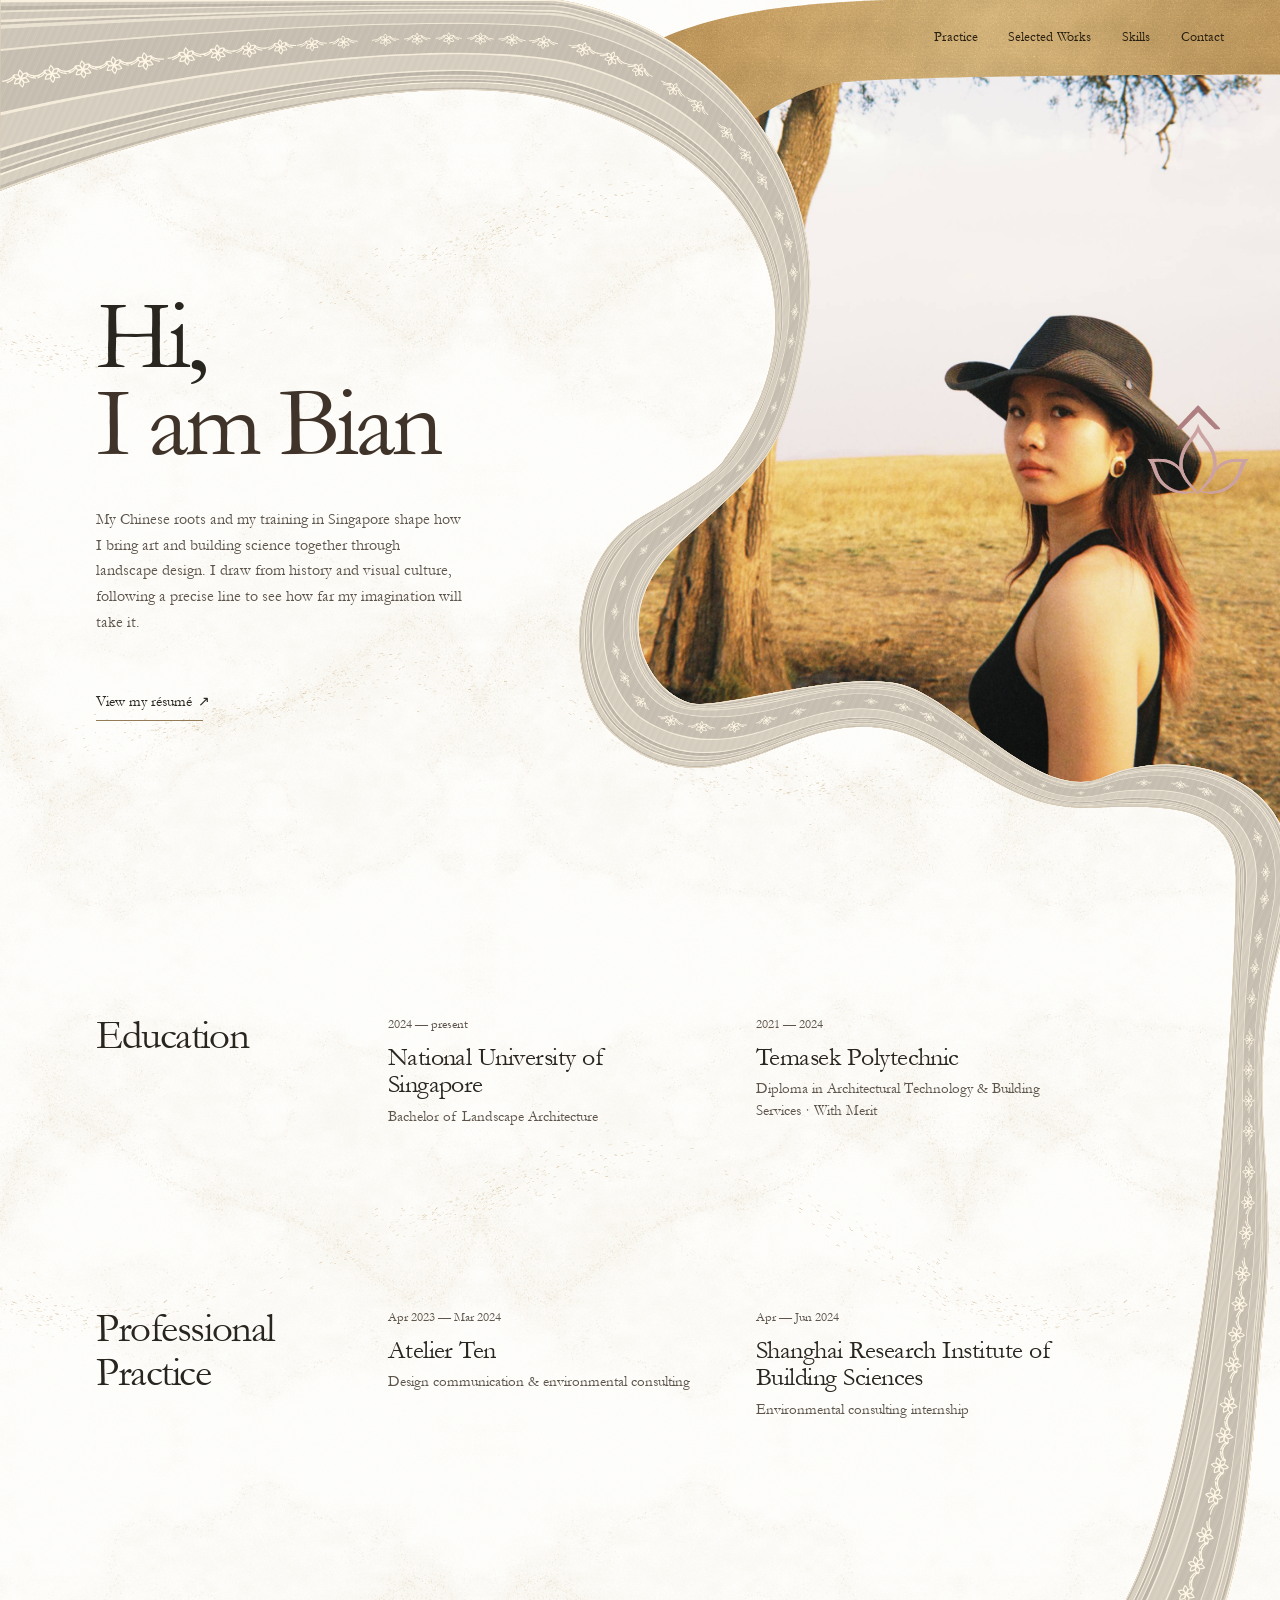
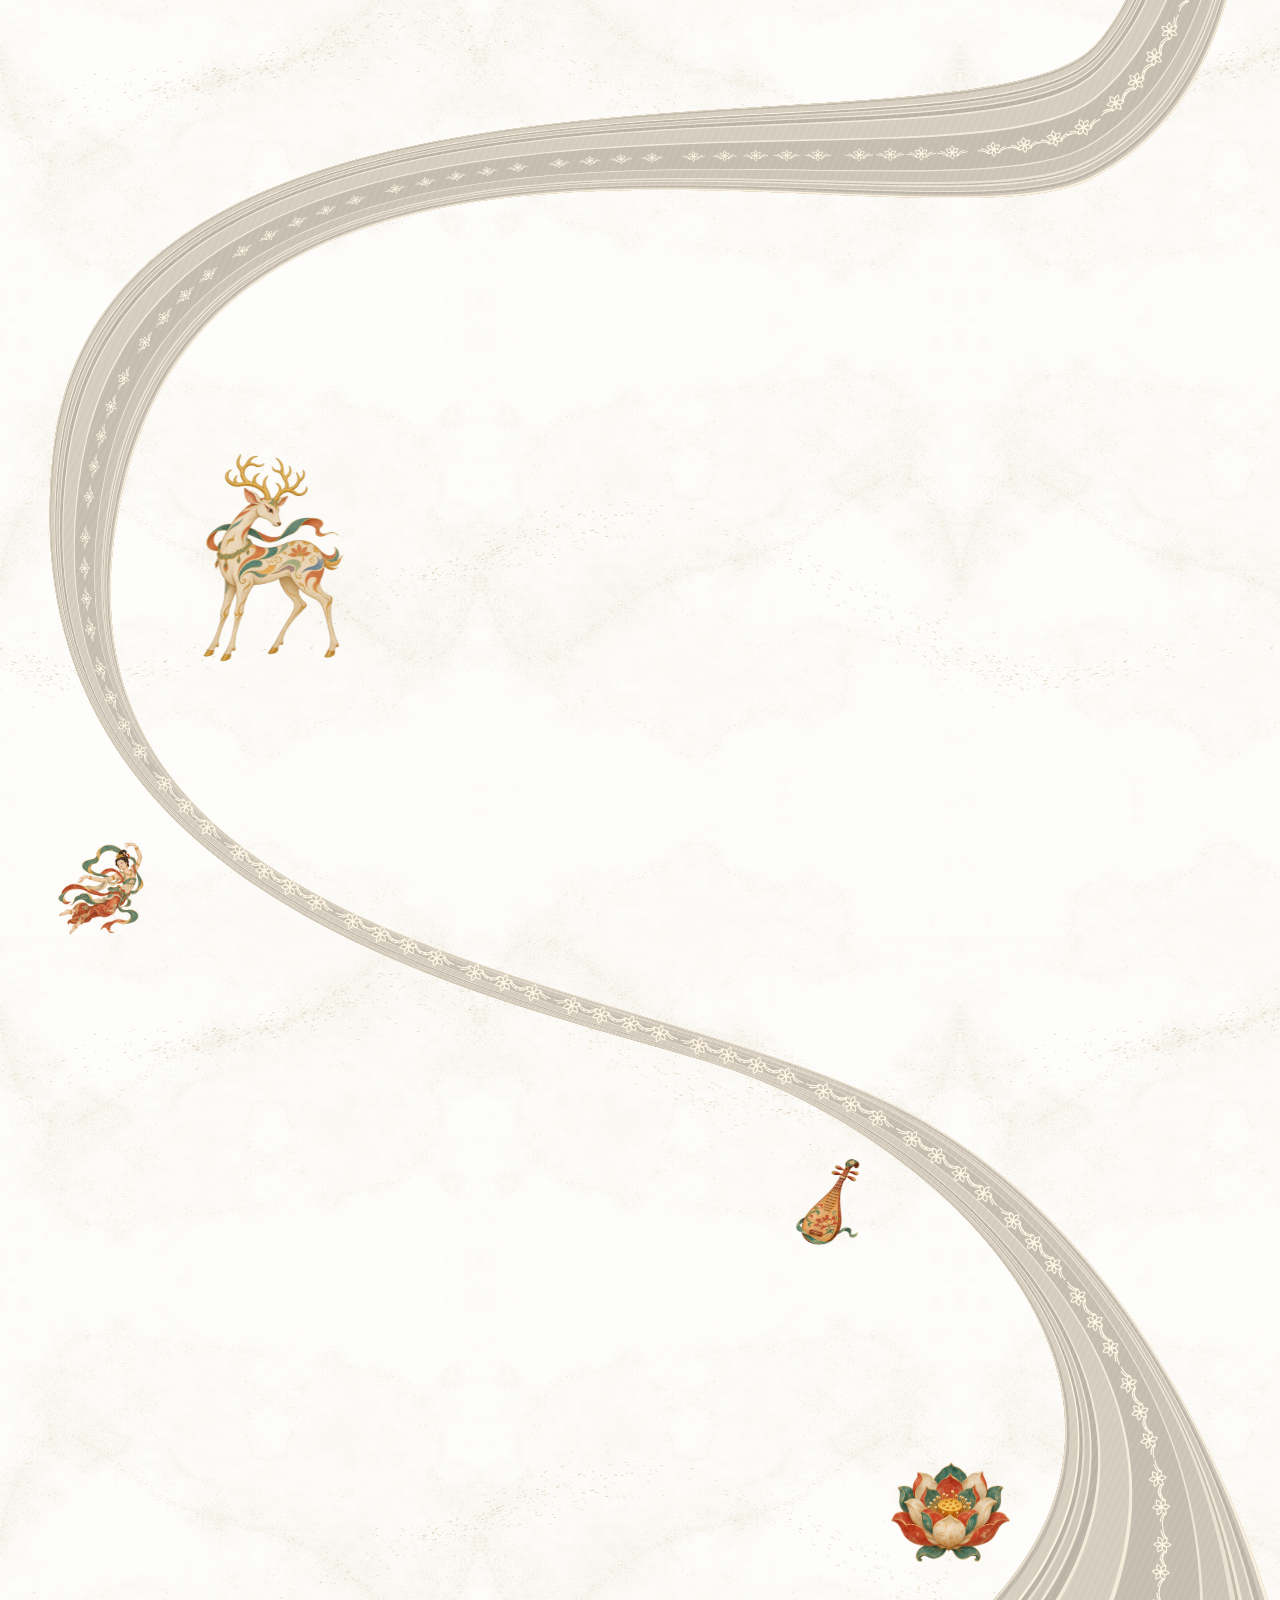
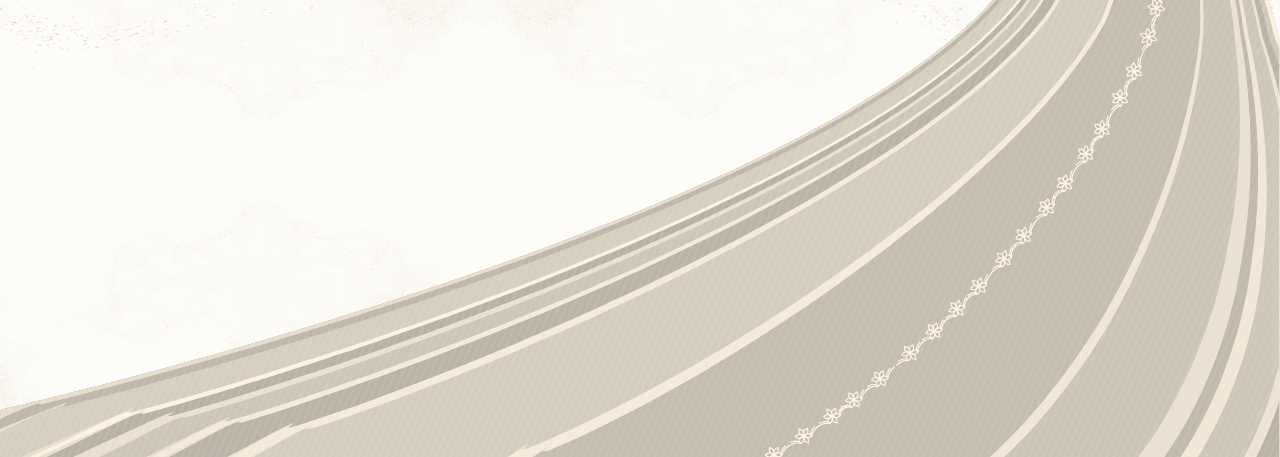
<file: index.html>
<!doctype html>
<html lang="en">
<head>
  <meta charset="utf-8">
  <meta name="viewport" content="width=device-width, initial-scale=1">
  <meta name="description" content="Landscape architecture, research and practice by Bian Chuqi.">
  <title>Bian Chuqi · Landscape Architecture</title>
  <link rel="preload" href="assets/fonts/GaramondLibre-Regular.otf" as="font" type="font/otf" crossorigin>
  <link rel="stylesheet" href="style.css">
  <link rel="stylesheet" href="desktop-board.css?v=project-motifs-10">
  <script defer src="project-icons.js?v=touch-weave-7"></script>
  <script defer src="tpz-entry.js"></script>
  <script defer src="plaques.js"></script>
  <script defer src="ribbons.js?v=smooth-weave-6"></script>
</head>
<body class="home" id="top"><a class="skip" href="#main">Skip to content</a>
<div class="folio"><svg class="board-defs" aria-hidden="true" focusable="false" width="0" height="0"><defs>
<clipPath id="mobile-portrait-cut" clipPathUnits="objectBoundingBox"><path transform="scale(0.00256410256 0.00236406619) translate(0 -54.037)" d="M0 49L0.404 55.495C0.404 55.495 132.979 65.941 149.894 129.452C169.809 189.963 130.362 245.941 92.447 274.282C54.532 302.622 11.255 334.793 33.085 406.027C54.915 477.261 132.66 411.005 170.574 417.899C208.489 424.793 249.021 469.793 286.553 465.963C324.085 462.133 359.064 451.154 365.957 473.112L390 490V49Z"/></clipPath>
<clipPath id="desktop-portrait-cut" clipPathUnits="objectBoundingBox"><path transform="scale(0.001679894227362891 0.0022471910112359553)" d="M258.982 -0.197C338.833 13.015 384.79 83.292 375.599 147.632C366.407 211.973 357.216 214.271 317.003 251.611C276.79 288.952 306.088 328.015 325.62 327.441C345.152 326.866 388.493 313.526 416.067 317.611C443.641 321.696 482.705 375.569 513.599 361.271C544.493 346.973 617.641 355.143 596.961 433.271L610 445V-2H259Z"/></clipPath>
<clipPath id="desktop-nav-cut" clipPathUnits="objectBoundingBox"><path transform="scale(0.001679894227362891 0.015873015873015872)" d="M340.684 62.196C340.684 62.196 365.961 43.303 386.897 38.962C407.833 34.622 595.301 34.622 595.301 34.622C595.301 34.622 595.301 0.026 595.301 0.026C595.301 0.026 413.386 0.026 413.386 0.026C413.386 0.026 369.344 0.728 337.939 8.005C306.535 15.281 295.812 24.856 295.812 24.856C295.812 24.856 340.684 62.196 340.684 62.196Z"/></clipPath>
</defs></svg><div class="board-silk" aria-hidden="true"></div><div class="nav-join" aria-hidden="true"></div>
  <svg class="silk" aria-hidden="true" focusable="false">
    <defs><image id="mobile-weave" href="assets/mobile-silk.svg?v=balanced-weave-1" width="390" height="2567.431"/></defs>
    <g id="mobile-panels">
    <svg viewBox="0 54.037 390 423" preserveAspectRatio="none"><use href="#mobile-weave"/></svg>
    <svg viewBox="0 477.037 390 1016.963" preserveAspectRatio="none"><use href="#mobile-weave"/></svg>
    <svg viewBox="0 1494 390 1073.431" preserveAspectRatio="none"><use href="#mobile-weave"/></svg>
    </g>
  </svg>
  <div class="silk silk-wash" aria-hidden="true"><div class="wash-art"><i></i><i></i><i></i></div></div>
  <header class="header"><nav aria-label="Main navigation"><a href="#practice">Practice</a><a href="#works">Selected Works</a><a href="skills.html">Skills</a><a href="contact.html">Contact</a></nav></header>
  <main id="main">
    <section class="introduction" id="about" aria-labelledby="profile-title">
      <div class="intro-copy">
        <h1 id="profile-title">Hi,<br> <em>I am Bian</em></h1>
        <p class="intro-note">My Chinese roots and my training in Singapore shape how I bring art and building science together through landscape design. I draw from history and visual culture, following a precise line to see how far my imagination will take it.</p>
        <div class="profile-actions"><a href="resume.html">View my résumé <span aria-hidden="true">↗</span></a></div>
      </div>
      <figure class="silk-portrait"><img src="assets/bian-chuqi-tree.jpg" alt="Bian Chuqi beneath a tree in a golden grassland" width="1706" height="2560" fetchpriority="high"></figure>
    </section>
    <section class="experience" aria-label="Education and professional practice">
      <div class="history-group">
      <span id="practice" aria-hidden="true"></span>
      <section class="history-row" id="education"><h2>Education</h2>
        <div><span class="date">2024 — present</span><h3>National University of Singapore</h3><p>Bachelor of Landscape Architecture</p></div>
        <div><span class="date">2021 — 2024</span><h3>Temasek Polytechnic</h3><p>Diploma in Architectural Technology &amp; Building Services · With Merit</p></div>
      </section>
      <section class="history-row" id="professional-practice"><h2>Professional <em>Practice</em></h2>
        <div><span class="date">Apr — Jun 2024</span><h3>Shanghai Research Institute of Building Sciences</h3><p>Environmental consulting internship</p></div>
        <div class="atelier-entry"><span class="date">Apr 2023 — Mar 2024</span><h3>Atelier Ten</h3><p>Design communication &amp; environmental consulting</p></div>
      </section>
    </div>
    </section>
    <section class="work-index" id="works" aria-labelledby="works-title">
      <h2 id="works-title">Selected <em>works</em></h2>
      <div class="project-route">
        <button class="project-icon" type="button" data-term="Y3S1" data-motif="deer" aria-controls="detail-y3s1" aria-expanded="false" aria-label="Where We Retreat, Forests Return" style="--desktop-x:17.1886043%;--desktop-y:16.3060586%;--desktop-width:14.4220707%">
          <span class="icon-turn"><img class="icon-front" src="assets/project-icons/deer-front.webp" alt=""><img class="icon-back" src="assets/project-icons/deer-back-chestnut.webp" alt=""></span>
        </button>
      <svg class="board-works" preserveAspectRatio="none" viewBox="0 830 595.2755737305 710" aria-label="Selected works"><title>Selected works</title><g id="detail-y3s1" class="project-reveal" data-project="Y3S1" role="group" aria-label="Where We Retreat, Forests Return" aria-hidden="true">
<style>
#detail-y3s1 .tpz-link{cursor:pointer}
#detail-y3s1[aria-hidden="true"] .tpz-link{pointer-events:none;visibility:hidden;transition:visibility 0s .8s}
#detail-y3s1 .tpz-frame{pointer-events:none}
#detail-y3s1 .tpz-trigger{pointer-events:all;cursor:zoom-in}
#detail-y3s1 .tpz-copy,#detail-y3s1 .tpz-scene{transform-box:fill-box;transform-origin:left center;transition:transform .78s cubic-bezier(.22,.65,.26,1),opacity .48s ease-out}
#detail-y3s1[aria-hidden="false"] .tpz-copy{transition-delay:.17s}
#detail-y3s1[aria-hidden="false"] .tpz-scene{transition-delay:.24s}
#detail-y3s1[aria-hidden="true"] .tpz-copy,#detail-y3s1[aria-hidden="true"] .tpz-scene{opacity:0;transform:translateX(-12px) scaleX(.025)}
#detail-y3s1 .tpz-speech{opacity:0}
#detail-y3s1 .tpz-focus-ring{fill:transparent;stroke:transparent}
#detail-y3s1 .tpz-link:focus-visible .tpz-focus-ring{stroke:#715b4b;stroke-width:1.2}
@media(prefers-reduced-motion:reduce){#detail-y3s1 .tpz-link,#detail-y3s1 .tpz-copy,#detail-y3s1 .tpz-scene{transition:none!important}}
@media(min-width:761px){.work-index[data-motion] button.project-icon[data-term="Y3S1"]{left:13.1876574%;top:17.5170130%;width:16.5761174%;aspect-ratio:206.041139625114/206.04255319149;transform:none}.work-index[data-motion] button.project-icon[data-term="Y3S1"] img{left:0;top:0;width:100%;height:100%}}@media(max-width:760px){.work-index[data-motion] button.project-icon[data-term="Y3S1"]{left:20.5047183%;top:17.3165911%;width:20.2463273%;aspect-ratio:78.9606764847267/78.9609805850796;transform:none}.work-index[data-motion] button.project-icon[data-term="Y3S1"] img{left:0;top:0;width:100%;height:100%}}</style>
<g class="desktop-frames"><a class="tpz-link" href="Project-Page/lad3001.html" aria-label="Enter Where We Retreat, Forests Return" aria-description="In Dunhuang’s story of the Deer King, a deer saves a man’s life. For a reward, the man reveals where it lives. Does discovering a beautiful life or place give us the right to approach and use it without limits. Kent Ridge, Singapore  ·  LAD3001">
<svg class="tpz-frame" x="0" y="862.0241614761867" width="595.2755737305" height="383.1218495449719" viewBox="0 0 1243 800" preserveAspectRatio="none" overflow="visible">
<desc>In Dunhuang’s story of the Deer King, a deer saves a man’s life. For a reward, the man reveals where it lives. Does discovering a beautiful life or place give us the right to approach and use it without limits. Kent Ridge, Singapore  ·  LAD3001</desc>
<g class="tpz-scene" data-focal-x="1028.4805" data-focal-y="571.6804"><image class="tpz-auraBack" href="assets/lad3001/auraBack.png" x="854.41942" y="476.44002" width="296.45885" height="189.26179" preserveAspectRatio="none"/><image class="tpz-tree tpz-trigger" href="assets/lad3001/tree.png" x="751.81652" y="155.90104" width="461.10658" height="577.47130" preserveAspectRatio="none"/><image class="tpz-auraFront" href="assets/lad3001/auraFront.png" x="854.87342" y="515.86956" width="302.81479" height="156.32653" preserveAspectRatio="none"/><image class="tpz-senior tpz-trigger" href="assets/lad3001/senior.png" x="843.52359" y="586.37877" width="39.49754" height="142.87419" preserveAspectRatio="none"/></g><image class="tpz-copy" href="assets/lad3001/desktop-copy.svg" x="233.26221" y="86.20898" width="538.84891" height="375.25910" pointer-events="none"/><image class="tpz-speech" href="assets/lad3001/desktop-speech.svg" x="586.74316" y="550.21777" width="258.96569" height="52.91516" pointer-events="none"/><rect class="tpz-trigger tpz-focus-ring" x="237.26221" y="90.20898" width="284.76611" height="42.89648"/><rect class="tpz-trigger tpz-focus-ring" x="524.13721" y="140.28711" width="226.23047" height="42.89648"/>
</svg></a></g>
<g class="mobile-frames"><a class="tpz-link" href="Project-Page/lad3001.html" aria-label="Enter Where We Retreat, Forests Return" aria-description="In Dunhuang’s story of the Deer King, a deer saves a man’s life. For a reward, the man reveals where it lives. Does discovering a beautiful life or place give us the right to approach and use it without limits. Kent Ridge, Singapore  ·  LAD3001">
<svg class="tpz-frame" x="0" y="0.0" width="390.0" height="400.0" viewBox="0 0 390 400" preserveAspectRatio="none" overflow="visible">
<desc>In Dunhuang’s story of the Deer King, a deer saves a man’s life. For a reward, the man reveals where it lives. Does discovering a beautiful life or place give us the right to approach and use it without limits. Kent Ridge, Singapore  ·  LAD3001</desc>
<g class="tpz-scene" data-focal-x="316.4624" data-focal-y="310.0446"><image class="tpz-auraBack" href="assets/lad3001/auraBack.png" x="258.42541" y="278.28872" width="98.84803" height="63.10540" preserveAspectRatio="none"/><image class="tpz-tree tpz-trigger" href="assets/lad3001/tree.png" x="224.21461" y="171.41168" width="153.74638" height="192.54577" preserveAspectRatio="none"/><image class="tpz-auraFront" href="assets/lad3001/auraFront.png" x="258.57679" y="291.43568" width="100.96728" height="52.12382" preserveAspectRatio="none"/><image class="tpz-senior tpz-trigger" href="assets/lad3001/senior.png" x="254.79242" y="314.94550" width="13.16963" height="47.63842" preserveAspectRatio="none"/></g><image class="tpz-copy" href="assets/lad3001/mobile-copy.svg" x="120.71143" y="54.83594" width="260.77084" height="136.31918" pointer-events="none"/><image class="tpz-speech" href="assets/lad3001/mobile-speech.svg" x="158.65771" y="298.21680" width="100.60723" height="25.08234" pointer-events="none"/><rect class="tpz-trigger tpz-focus-ring" x="124.71143" y="58.83594" width="126.56250" height="19.06445"/><rect class="tpz-trigger tpz-focus-ring" x="256.76562" y="58.83594" width="100.54688" height="19.06445"/>
</svg></a></g>
</g><g id="detail-y2s2" class="project-reveal" data-project="Y2S2" role="group" aria-label="Y2S2, reserved project space"><g class="desktop-frames"><rect class="image-space" x="29.33" y="1263.795" width="183.357" height="129.434"/><rect class="line-space" x="29.322" y="1193.428" width="65.373" height="9.454"/><rect class="line-space" x="29.322" y="1208.795" width="102.941" height="9.454"/><rect class="line-space" x="29.322" y="1224.162" width="141.375" height="9.454"/><rect class="line-space" x="29.322" y="1239.53" width="163.866" height="9.454"/></g><g class="mobile-frames"><rect class="line-space" x="22.734" y="373.565" width="55.511" height="8.028"/><rect class="line-space" x="22.734" y="386.614" width="87.411" height="8.028"/><rect class="line-space" x="22.735" y="399.663" width="120.046" height="8.028"/><rect class="line-space" x="22.735" y="412.712" width="139.144" height="8.027"/><rect class="image-space" x="22.936" y="430.397" width="158.584" height="111.945"/></g></g><g id="detail-y2s1" class="project-reveal" data-project="Y2S1" role="group" aria-label="Y2S1, reserved project space"><g class="desktop-frames"><rect class="line-space" x="231.79" y="1299.711" width="115.075" height="10.6"/></g><g class="mobile-frames"><rect class="line-space" x="255.266" y="683.14" width="55.511" height="8.027"/><rect class="line-space" x="255.266" y="696.188" width="87.411" height="8.028"/></g></g><g id="detail-y1s1" class="project-reveal" data-project="Y1S1" role="group" aria-label="Y1S1, reserved project space"><g class="desktop-frames"><rect class="image-space" x="232.039" y="1390.876" width="170.079" height="120.06"/><rect class="line-space" x="71.876" y="1459.354" width="151.999" height="8.769"/><rect class="line-space" x="92.739" y="1473.608" width="131.136" height="8.769"/><rect class="line-space" x="128.389" y="1487.863" width="95.487" height="8.769"/><rect class="line-space" x="163.236" y="1502.117" width="60.639" height="8.769"/></g><g class="mobile-frames"><rect class="line-space" x="122.979" y="932.96" width="53.478" height="7.733"/><rect class="line-space" x="92.247" y="945.531" width="84.21" height="7.733"/><rect class="line-space" x="60.808" y="958.102" width="115.649" height="7.733"/><rect class="line-space" x="42.409" y="970.673" width="134.048" height="7.733"/><rect class="image-space" x="23.574" y="813.837" width="152.776" height="107.845"/></g></g></svg>
        <button class="project-icon" type="button" data-term="Y2S2" data-motif="apsara" aria-controls="detail-y2s2" aria-expanded="false" aria-label="Y2S2 project" style="--desktop-x:4.1604885%;--desktop-y:42.8718362%;--desktop-width:7.5809696%">
          <span class="icon-turn"><img class="icon-front" src="assets/project-icons/apsara-front.webp" alt=""><img class="icon-back" src="assets/project-icons/apsara-back-meadow.webp" alt=""></span>
        </button>
        <button class="project-icon" type="button" data-term="Y2S1" aria-controls="detail-y2s1" aria-expanded="false" aria-label="Y2S1 project" style="--desktop-x:61.2482983%;--desktop-y:63.7558638%;--desktop-width:6.7874875%">
          <span class="icon-turn"><img class="icon-front" src="assets/project-icons/pipa-front.webp" alt=""><img class="icon-back" src="assets/project-icons/pipa-back.webp" alt=""></span>
        </button>
        <button class="project-icon" type="button" data-term="Y1S1" aria-controls="detail-y1s1" aria-expanded="false" aria-label="Y1S1 project" style="--desktop-x:69.5584133%;--desktop-y:83.1385428%;--desktop-width:9.4145561%">
          <span class="icon-turn"><img class="icon-front" src="assets/project-icons/lotus-front.webp" alt=""><img class="icon-back" src="assets/project-icons/lotus-back.webp" alt=""></span>
        </button>
      </div>
    </section>
  </main>
  <footer class="board-footer" aria-label="Contact channels">
    <div class="contact-plaque" data-channel="linkedin">
      <img loading="lazy" decoding="async" src="assets/plaque-instagram.webp" alt="" width="1100" height="798">
      <a class="contact-logo" href="https://www.linkedin.com/in/chuqi-bian-5767962a1/" aria-label="LinkedIn" target="_blank" rel="noopener noreferrer"><img src="assets/logo-linkedin.webp" alt=""></a>
    </div>
    <div class="contact-plaque" data-channel="telegram">
      <img loading="lazy" decoding="async" src="assets/plaque-whatsapp.webp" alt="" width="1100" height="798">
      <a class="contact-logo" href="https://t.me/bcq_0528" aria-label="Telegram" target="_blank" rel="noopener noreferrer"><img src="assets/logo-telegram.webp" alt=""></a>
    </div>
    <div class="contact-plaque" data-channel="whatsapp">
      <img loading="lazy" decoding="async" src="assets/plaque-telegram.webp" alt="" width="1100" height="936">
      <a class="contact-logo" href="https://wa.me/6583190450" aria-label="WhatsApp" target="_blank" rel="noopener noreferrer"><img src="assets/logo-whatsapp.webp" alt=""></a>
    </div>
  </footer>
</div>
<a class="back-to-top" href="#top" aria-label="Back to top" title="Back to top">
  <img class="lotus-outline" src="assets/lotus-back-to-top.webp" width="384" height="339" alt="">
  <img class="lotus-bloom" src="assets/lotus-bloom.webp" alt="">
</a>
</body>
</html>
</file>
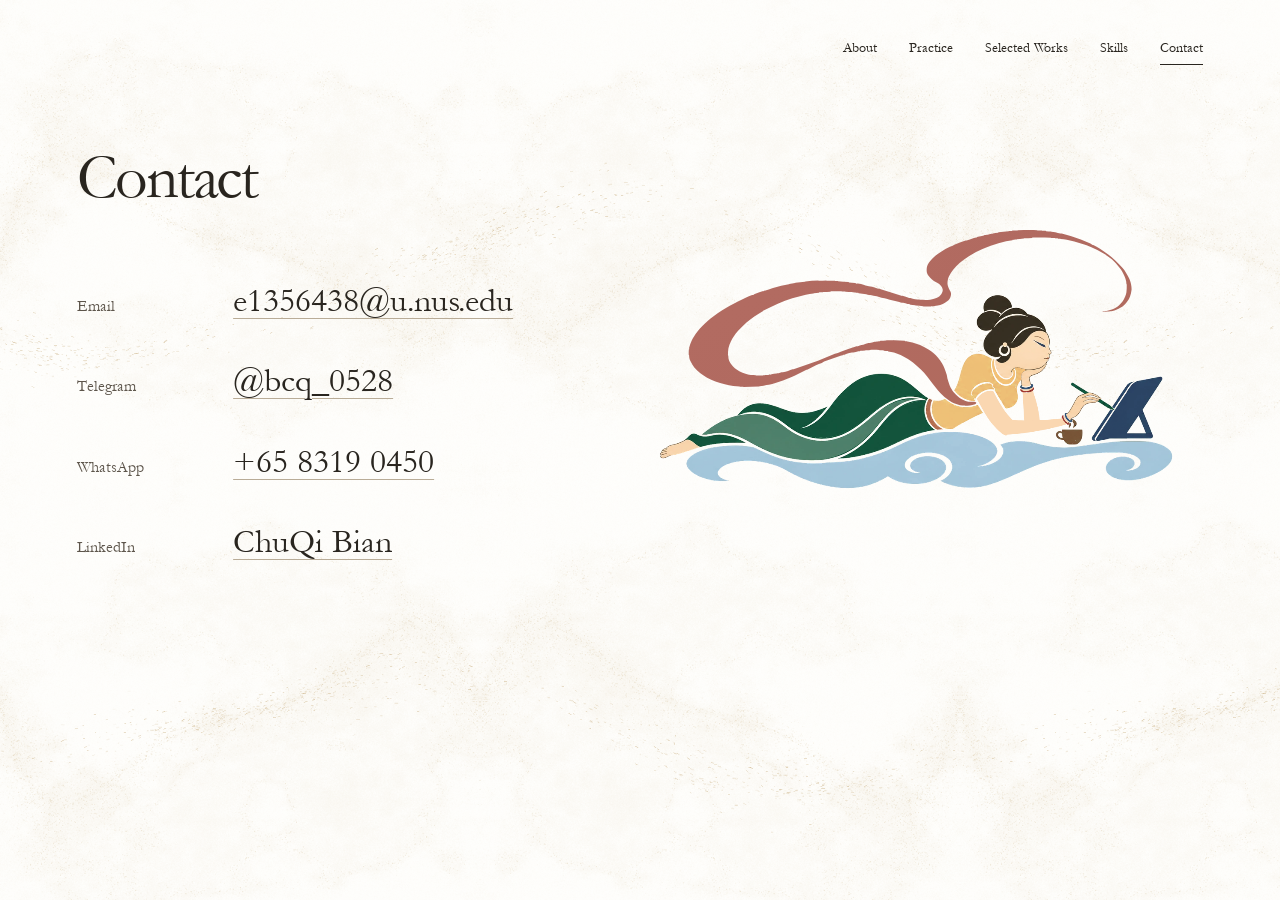
<file: contact.html>
<!doctype html>
<html lang="en">
<head>
  <meta charset="utf-8">
  <meta name="viewport" content="width=device-width, initial-scale=1">
  <title>Contact · Bian Chuqi</title>
  <link rel="stylesheet" href="style.css">
  <script defer src="mascots/coffee-fairy/coffee-fairy.js?v=15-touch-return"></script>
  <style>
    .contact-page {
      max-width: 1440px;
      display: grid;
      grid-template-columns: minmax(0, 1fr) minmax(0, 1.12fr);
      grid-template-areas: "title fairy" "links fairy";
      column-gap: clamp(1.5rem, 4vw, 4rem);
    }
    .contact-page h1 { grid-area: title; }
    .contact-page .contact-list { grid-area: links; margin: 0; }
    .contact-page coffee-fairy { grid-area: fairy; align-self: center; justify-self: center; --fairy-width: 680px; }
    @media (max-width: 960px) {
      .contact-page { grid-template-columns: minmax(0, 1fr); grid-template-areas: "title" "fairy" "links"; }
      .contact-page h1 { margin-bottom: .25em; }
      .contact-page coffee-fairy { --fairy-width: 420px; margin-block: .25rem 1.25rem; }
    }
  </style>
</head>
<body class="inner-page">
  <a class="skip" href="#main">Skip to content</a>
  <header class="header"><nav aria-label="Main navigation"><a href="index.html#about">About</a><a href="index.html#practice">Practice</a><a href="index.html#works">Selected Works</a><a href="skills.html">Skills</a><a href="contact.html" aria-current="page">Contact</a></nav></header>
  <main id="main">
    <section class="details-page contact-page" aria-labelledby="page-title">
      <h1 id="page-title">Contact</h1>
      <coffee-fairy></coffee-fairy>
      <dl class="contact-list">
        <div><dt>Email</dt><dd><a href="mailto:e1356438@u.nus.edu">e1356438@u.nus.edu</a></dd></div>
        <div><dt>Telegram</dt><dd><a href="https://t.me/bcq_0528">@bcq_0528</a></dd></div>
        <div><dt>WhatsApp</dt><dd><a href="https://wa.me/6583190450">+65 8319 0450</a></dd></div>
        <div><dt>LinkedIn</dt><dd><a href="https://www.linkedin.com/in/chuqi-bian-5767962a1/">ChuQi Bian</a></dd></div>
      </dl>
    </section>
  </main>
</body>
</html>
</file>
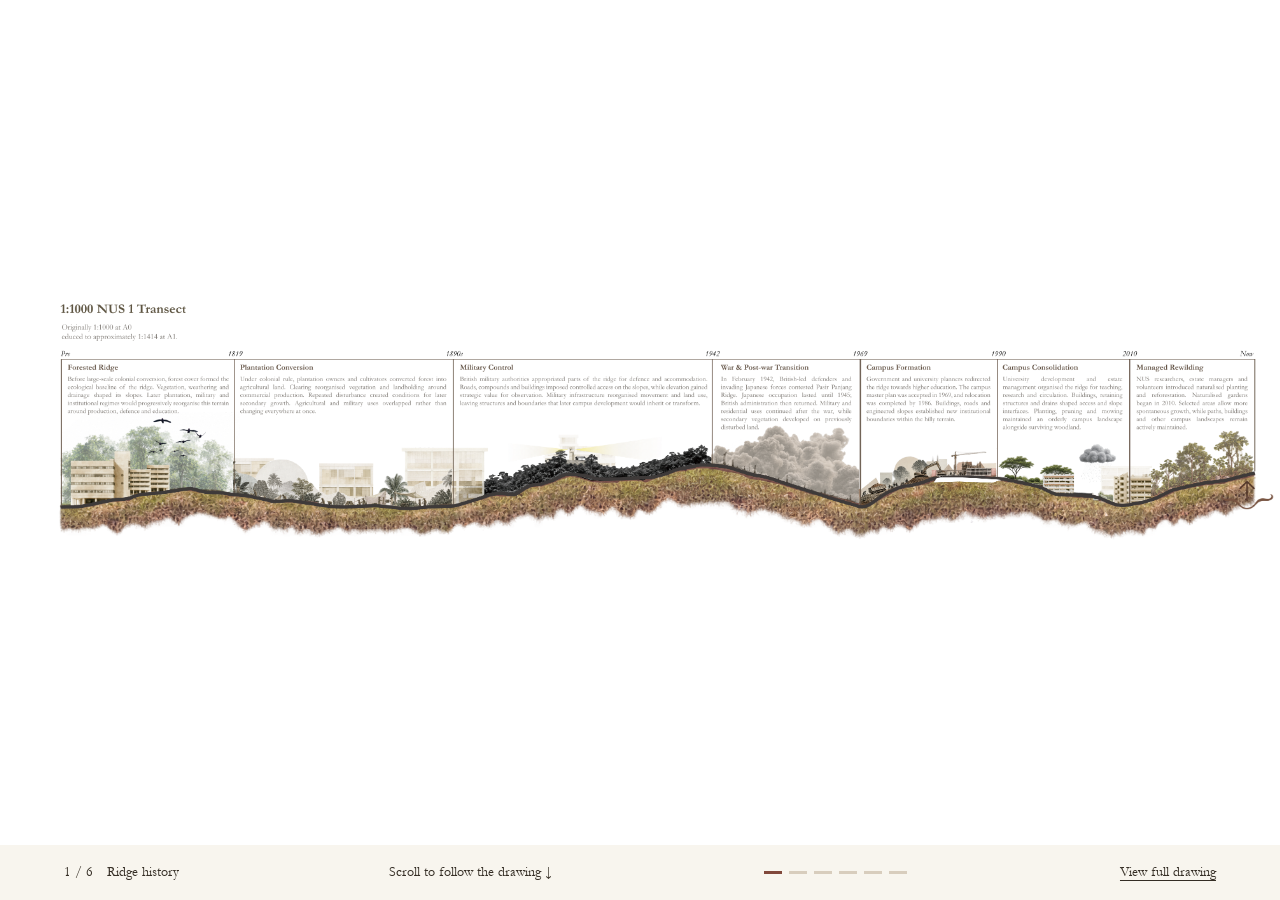
<file: lad3001.html>
<!doctype html>
<html lang="en">
<head>
  <meta charset="utf-8">
  <meta name="viewport" content="width=device-width, initial-scale=1">
  <title>Where We Retreat, Forests Return · LAD3001</title>
  <script>location.replace("Project-Page/lad3001.html" + location.search + location.hash)</script>
  <meta http-equiv="refresh" content="0;url=Project-Page/lad3001.html">
</head>
<body><a href="Project-Page/lad3001.html">Where We Retreat, Forests Return</a></body>
</html>
</file>
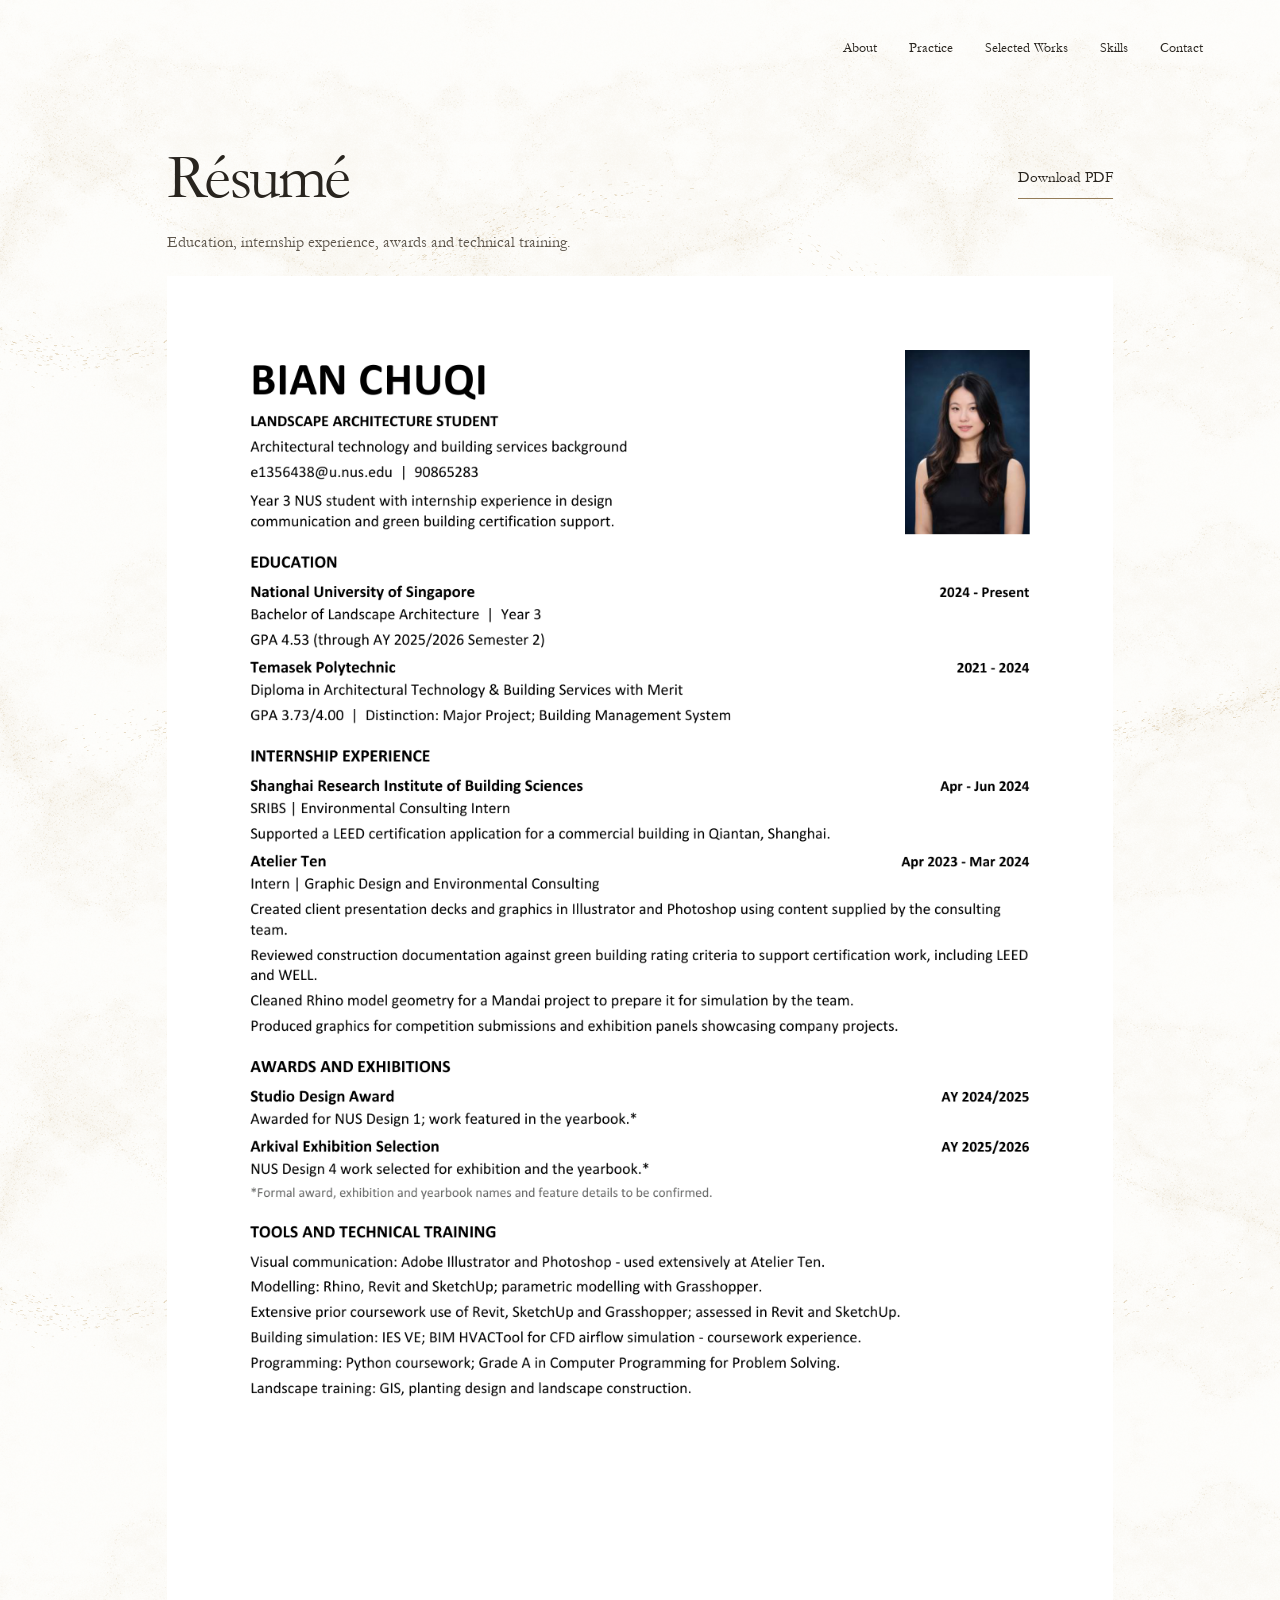
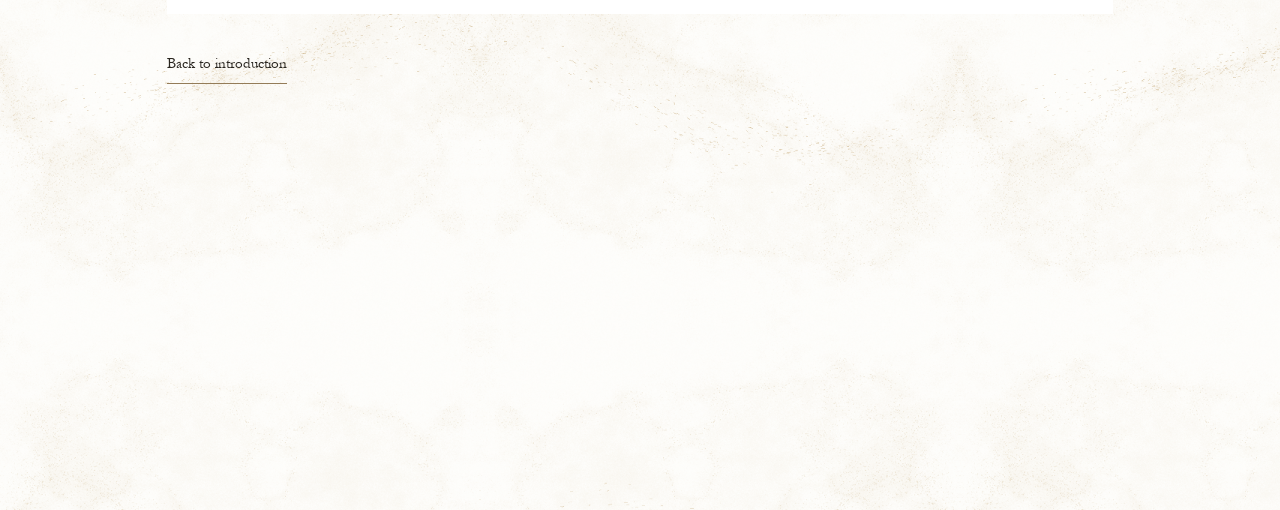
<file: resume.html>
<!doctype html>
<html lang="en"><head><meta charset="utf-8"><meta name="viewport" content="width=device-width, initial-scale=1"><title>Résumé · Bian Chuqi</title><meta name="description" content="Education, internship experience and technical training of Bian Chuqi."><link rel="stylesheet" href="style.css">  <script defer src="plaques.js"></script>
</head>
<body class="inner-page"><a class="skip" href="#main">Skip to content</a><header class="header"><nav aria-label="Main navigation"><a href="index.html#about">About</a><a href="index.html#practice">Practice</a><a href="index.html#works">Selected Works</a><a href="skills.html">Skills</a><a href="contact.html">Contact</a></nav></header>
<main id="main"><section class="resume-page"><div class="section-heading"><h1>Résumé</h1><a class="resume-link" href="assets/Bian-Chuqi-Resume.pdf" download="Bian-Chuqi-Resume.pdf">Download PDF</a></div><p class="resume-instruction">Education, internship experience, awards and technical training.</p><a class="resume-sheet" href="assets/Bian-Chuqi-Resume-preview.png" target="_blank" rel="noopener" aria-label="Open résumé image at full size"><img src="assets/Bian-Chuqi-Resume-preview.png" width="1191" height="1684" alt="Bian Chuqi's one-page résumé, including NUS and Temasek Polytechnic education, internships at Atelier Ten and Shanghai Research Institute of Building Sciences, awards and technical training. Use Download PDF for selectable text."></a><a class="text-link" href="index.html">Back to introduction</a></section></main><footer class="board-footer" aria-label="Contact channels">
    <div class="contact-plaque" data-channel="linkedin">
      <img loading="lazy" decoding="async" src="assets/plaque-instagram.webp" alt="" width="1100" height="798">
      <a class="contact-logo" href="https://www.linkedin.com/in/chuqi-bian-5767962a1/" aria-label="LinkedIn" target="_blank" rel="noopener noreferrer"><img src="assets/logo-linkedin.webp" alt=""></a>
    </div>
    <div class="contact-plaque" data-channel="telegram">
      <img loading="lazy" decoding="async" src="assets/plaque-whatsapp.webp" alt="" width="1100" height="798">
      <a class="contact-logo" href="https://t.me/bcq_0528" aria-label="Telegram" target="_blank" rel="noopener noreferrer"><img src="assets/logo-telegram.webp" alt=""></a>
    </div>
    <div class="contact-plaque" data-channel="whatsapp">
      <img loading="lazy" decoding="async" src="assets/plaque-telegram.webp" alt="" width="1100" height="936">
      <a class="contact-logo" href="https://wa.me/6583190450" aria-label="WhatsApp" target="_blank" rel="noopener noreferrer"><img src="assets/logo-whatsapp.webp" alt=""></a>
    </div>
  </footer></body></html>
</file>
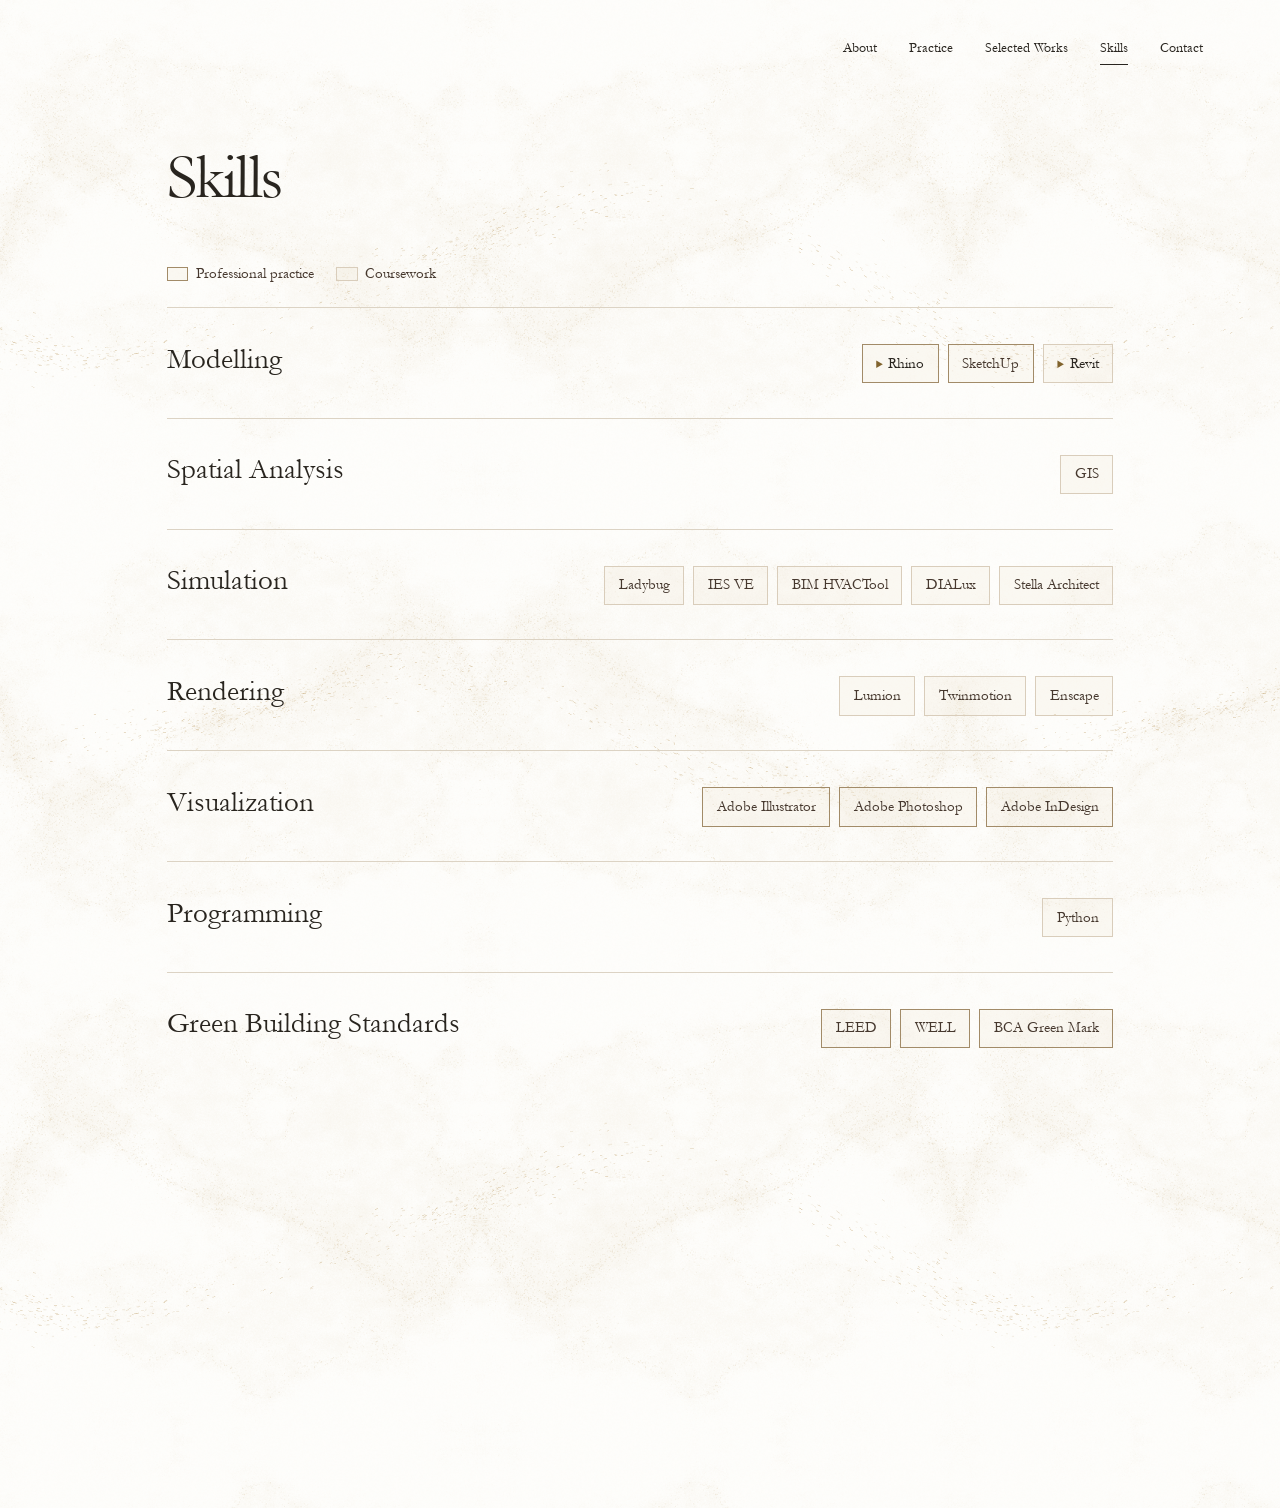
<file: skills.html>
<!doctype html>
<html lang="en">
<head>
  <meta charset="utf-8">
  <meta name="viewport" content="width=device-width, initial-scale=1">
  <title>Skills · Bian Chuqi</title>
  <link rel="stylesheet" href="style.css">
  <script defer src="plaques.js"></script>
</head>
<body class="inner-page">
  <a class="skip" href="#main">Skip to content</a>
  <header class="header"><nav aria-label="Main navigation"><a href="index.html#about">About</a><a href="index.html#practice">Practice</a><a href="index.html#works">Selected Works</a><a href="skills.html" aria-current="page">Skills</a><a href="contact.html">Contact</a></nav></header>
  <main id="main">
    <section class="details-page" aria-labelledby="page-title">
      <h1 id="page-title">Skills</h1>
      <ul class="skill-key" aria-label="Experience key">
        <li><span class="skill-swatch skill-work" aria-hidden="true"></span>Professional practice</li>
        <li><span class="skill-swatch" aria-hidden="true"></span>Coursework</li>
      </ul>
      <dl class="skill-list">
        <div><dt>Modelling</dt><dd><ul><li class="skill-disclosure skill-work">
          <details>
            <summary>Rhino<span class="skill-context"> (professional practice)</span></summary>
            <ul class="skill-detail-list"><li>Grasshopper<span class="skill-context"> (professional practice)</span></li></ul>
          </details>
        </li><li class="skill-work">SketchUp<span class="skill-context"> (professional practice)</span></li><li class="skill-disclosure">
          <details>
            <summary>Revit</summary>
            <p>MEP modelling</p>
            <ul class="skill-detail-list"><li>Piping layouts</li><li>Electrical circuit modelling</li></ul>
          </details>
        </li></ul></dd></div>
        <div><dt>Spatial Analysis</dt><dd><ul><li>GIS</li></ul></dd></div>
        <div><dt>Simulation</dt><dd><ul><li>Ladybug</li><li>IES VE</li><li>BIM HVACTool</li><li>DIALux</li><li>Stella Architect</li></ul></dd></div>
        <div><dt>Rendering</dt><dd><ul><li>Lumion</li><li>Twinmotion</li><li>Enscape</li></ul></dd></div>
        <div><dt>Visualization</dt><dd><ul><li class="skill-work">Adobe Illustrator<span class="skill-context"> (professional practice)</span></li><li class="skill-work">Adobe Photoshop<span class="skill-context"> (professional practice)</span></li><li class="skill-work">Adobe InDesign<span class="skill-context"> (professional practice)</span></li></ul></dd></div>
        <div><dt>Programming</dt><dd><ul><li>Python</li></ul></dd></div>
        <div><dt>Green Building Standards</dt><dd><ul><li class="skill-work">LEED<span class="skill-context"> (professional practice)</span></li><li class="skill-work">WELL<span class="skill-context"> (professional practice)</span></li><li class="skill-work">BCA Green Mark<span class="skill-context"> (professional practice)</span></li></ul></dd></div>
      </dl>
    </section>
  </main>
  <footer class="board-footer" aria-label="Contact channels">
    <div class="contact-plaque" data-channel="linkedin">
      <img loading="lazy" decoding="async" src="assets/plaque-instagram.webp" alt="" width="1100" height="798">
      <a class="contact-logo" href="https://www.linkedin.com/in/chuqi-bian-5767962a1/" aria-label="LinkedIn" target="_blank" rel="noopener noreferrer"><img src="assets/logo-linkedin.webp" alt=""></a>
    </div>
    <div class="contact-plaque" data-channel="telegram">
      <img loading="lazy" decoding="async" src="assets/plaque-whatsapp.webp" alt="" width="1100" height="798">
      <a class="contact-logo" href="https://t.me/bcq_0528" aria-label="Telegram" target="_blank" rel="noopener noreferrer"><img src="assets/logo-telegram.webp" alt=""></a>
    </div>
    <div class="contact-plaque" data-channel="whatsapp">
      <img loading="lazy" decoding="async" src="assets/plaque-telegram.webp" alt="" width="1100" height="936">
      <a class="contact-logo" href="https://wa.me/6583190450" aria-label="WhatsApp" target="_blank" rel="noopener noreferrer"><img src="assets/logo-whatsapp.webp" alt=""></a>
    </div>
  </footer>
</body>
</html>
</file>
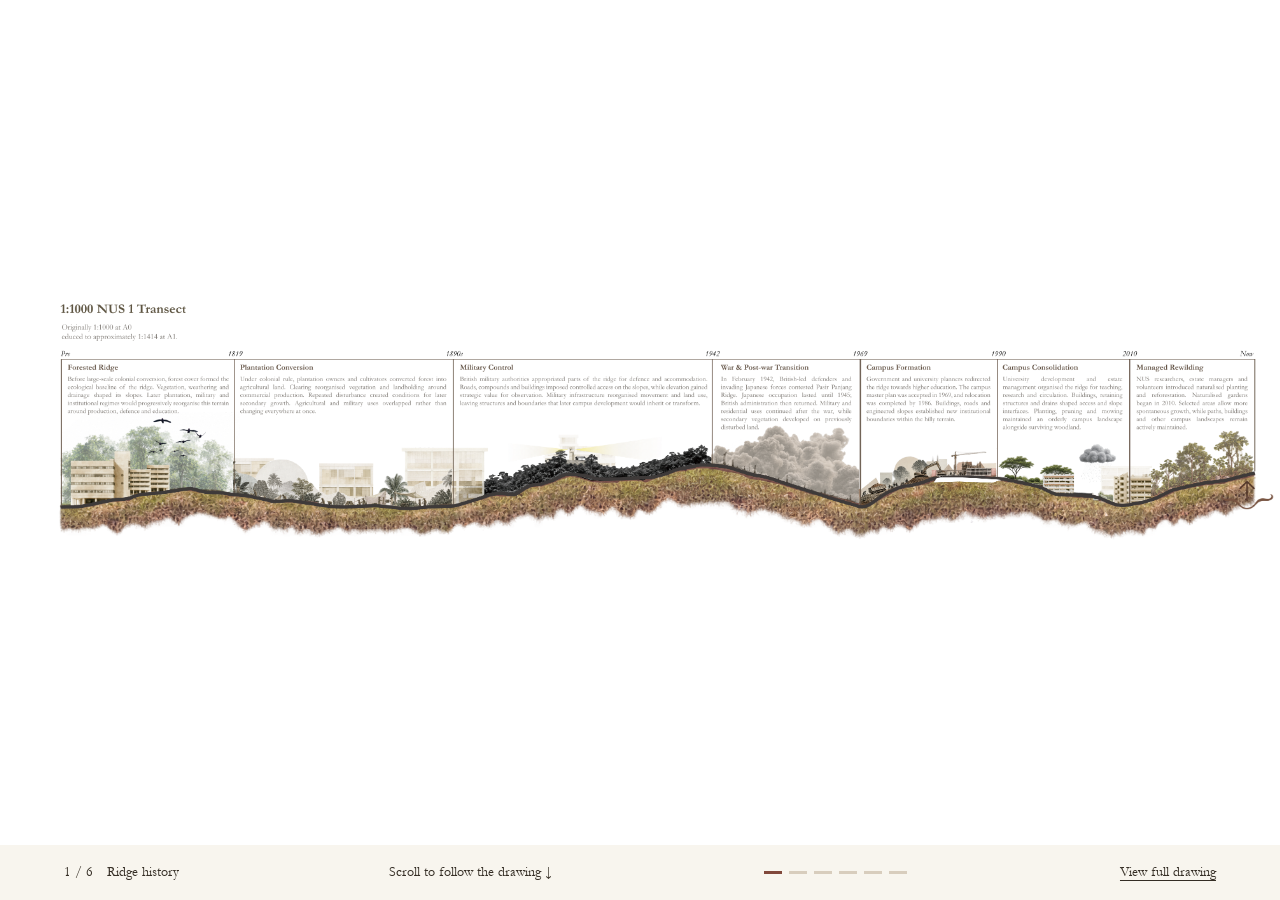
<file: Project-Page/lad3001.html>
<!doctype html>
<html lang="en"><head><meta charset="utf-8"><meta name="viewport" content="width=device-width,initial-scale=1">
<link rel="icon" href="data:,"><title>Where We Retreat, Forests Return · LAD3001</title>
<link rel="stylesheet" href="project.css"><script defer src="project.js"></script><script defer src="assets/transect.js"></script></head>
<body id="top"><section id="transect-track" aria-label="Interactive Combined Transects" hidden><div class="stage"><div id="view" aria-label="Six-step reading of the combined transects"><div id="board"></div></div>
<div class="stage-bar"><span id="status" aria-live="polite"></span><span id="hint">Scroll to follow the drawing ↓</span><nav id="steps-nav" aria-label="Choose a transect step"></nav><button id="show-full" type="button">View full drawing</button></div></div>
</section><header class="mast"><a href="../index.html#works">← Portfolio</a></header>
<main><section id="transects" class="station">
<header class="section-head"><h2 tabindex="-1">Combined Transects</h2><p>Begin with the history of the ridge. Follow the paths down through the sections to the forest platform and the isolated bungalow.</p></header>
<figure class="final-board"><a href="assets/combined-transects.webp" target="_blank" aria-label="Open the full-resolution combined transects"><img width="4172" height="2947" src="assets/combined-transects.webp" alt="Complete combined transects showing ridge history, connected paths, the outpost and the bungalow"></a><figcaption><div><button id="replay" type="button">Replay</button><a href="#introduction">Project introduction ↓</a></div></figcaption></figure>
</section>
<section id="introduction" class="station introduction" aria-labelledby="project-name">
<div class="intro-copy"><header class="intro-heading"><p class="eyebrow">Kent Ridge, Singapore · LAD3001</p>
<h1 id="project-name">Where We Retreat,<br>Forests Return</h1></header>
<div class="intro-prose">
<p>Where We Retreat, Forests Return reimagines Kent Ridge as a living military heritage landscape, where forest succession, historical memory and everyday campus life shape one another. Although the ridge lies close to the university’s daily activities, its wooded slopes and military remnants remain distant from everyday experience. The project introduces selective access guided by the forest itself: roots, vegetation and terrain determine where paths can pass, where they must pause, and where human presence should give way. Lightweight steel walkways negotiate these conditions, connecting moments of movement, <span class="phrase-ending">observation and encounter.</span></p>
<p>Along this network, former military bungalows are reactivated as spaces for heritage interpretation, environmental learning and shared activities, while the central outpost becomes a place to witness the evolving relationship between built remains and forest growth. Walking becomes a way of reading the landscape by following its contours, approaching its traces and discovering histories within the vegetation. Here, retreat is a deliberate design gesture: making room for ecological processes while creating meaningful ways for people to return. The forest continues to grow, and the memory of human occupation <span class="phrase-ending">remains present within it.</span></p>
</div></div>
<figure class="archive"><img src="assets/south-buona-vista-road-c1925.jpg" width="680" height="430" alt="South Buona Vista Road winding along the open ridge, with buildings on the crest and the sea beyond." loading="lazy"><figcaption><strong>South Buona Vista Road, c. 1925.</strong> Postcard gifted by Margue Hall.</figcaption></figure></section><nav class="station-nav" aria-label="Project stations"><div>
<a href="#transects">Transects</a><a href="#nodes">Nodes &amp; Connections</a><a href="#forest">Forest Decides</a><a href="#trail">The Trail</a><a href="#traces">Historical Traces</a>
</div></nav>
<section id="nodes" class="station">
<header class="section-head"><div><h2>Nodes &amp; Connections</h2><p>Where can a walk enter the forest? Select a marked location to see its field photograph, then compare the proposed connections.</p></div>
<dl class="node-legend" aria-label="Map legend">
<div data-kind="heritage"><dt>A–C</dt><dd>Heritage sites</dd></div>
<div data-kind="identified"><dt>1–8</dt><dd>Potential intervention points</dd></div>
<div data-kind="stone"><dt>9–11</dt><dd>Cut-and-fill areas · No entry</dd></div>
<div data-kind="forest"><dt>12–14</dt><dd>Traces of planting conservation</dd></div>
</dl></header>
<div class="nodes-grid"><div><div id="node-map"><img src="assets/nodes-map.webp" alt="Axonometric survey of the campus edge and its potential points of entry" loading="lazy"></div>
<a href="assets/connections.webp" target="_blank" class="plate-link">Proposed connections ↗</a></div>
<div class="field-galleries">
<figure class="field-gallery" data-gallery="heritage" aria-labelledby="heritage-title">
<figcaption id="heritage-title">Heritage</figcaption>
<div class="photo-window" tabindex="0" role="group" aria-label="Heritage photographs">
<div class="field-plate"><img src="assets/node-a.webp" alt="Field photograph at location A" loading="lazy"><span class="photo-badge" aria-hidden="true"></span></div>
<button class="photo-prev" aria-label="Previous heritage photograph"><svg viewBox="0 0 24 24" aria-hidden="true"><path d="M14 5l-7 7 7 7"/></svg></button>
<button class="photo-next" aria-label="Next heritage photograph"><svg viewBox="0 0 24 24" aria-hidden="true"><path d="M10 5l7 7-7 7"/></svg></button></div>
<div class="node-switch" role="group" aria-label="Heritage locations"></div>
</figure>
<figure class="field-gallery" data-gallery="node" aria-labelledby="node-title">
<figcaption id="node-title">Nodes</figcaption>
<div class="photo-window" tabindex="0" role="group" aria-label="Nodes photographs">
<div class="field-plate"><img src="assets/node-1.webp" alt="Field photograph at location 1" loading="lazy"><span class="photo-badge" aria-hidden="true"></span></div>
<button class="photo-prev" aria-label="Previous node photograph"><svg viewBox="0 0 24 24" aria-hidden="true"><path d="M14 5l-7 7 7 7"/></svg></button>
<button class="photo-next" aria-label="Next node photograph"><svg viewBox="0 0 24 24" aria-hidden="true"><path d="M10 5l7 7-7 7"/></svg></button></div>
<div class="node-switch" role="group" aria-label="Nodes locations"></div>
</figure>
</div></div>
</section>
<section id="forest" class="station">
<header class="section-head"><h2>Forest Decides</h2><p>The route is provisional. Read four drawings of the same ground to see where a path shifts, remains unbuilt or is returned to the forest.</p></header>
<div class="forest-grid"><div class="forest-controls"><div id="forest-options"></div><p id="forest-reading" aria-live="polite"></p><a class="plate-link" id="forest-full" href="assets/forest-1.webp" target="_blank">Open drawing and key ↗</a></div><figure><img id="forest-map" src="assets/forest-map-1.webp" alt="Read the Forest — ecological conditions and potential connections" loading="lazy"></figure></div>
</section>
<section id="trail" class="station">
<header class="section-head"><h2>The Trail</h2><p>At the scale of one tree, distance becomes a design decision. Read the protection zone alongside the modular walkway and its changing relationship to the forest floor.</p></header>
<div class="trail-grid"><figure><a href="assets/tpz.webp" target="_blank"><img src="assets/tpz.webp" alt="TPZ drawing of a tree, its protection zone and approaching visitors" loading="lazy"></a><figcaption>Tree Protection Zone</figcaption></figure><div>
<figure><a href="assets/trail-section.webp" target="_blank"><img src="assets/trail-section.webp" alt="Enlarged section of the trail showing the open-grid deck, mesh support and elevation options" loading="lazy"></a><figcaption>Enlarged trail section</figcaption></figure>
<figure><a href="assets/trail-change.webp" target="_blank"><img src="assets/trail-change.webp" alt="Sections showing retained access, clearance and forest reclamation" loading="lazy"></a><figcaption>The trail over time</figcaption></figure></div></div>
</section>
<section id="traces" class="station"><header class="section-head"><h2>Historical Traces</h2><p>The walk leads to two traces of Kent Ridge’s military past. At the bungalows, people gather to read the history of the ridge. At the ancillary outpost, a platform brings them close to the ruins while the <span class="phrase-ending">forest grows through them.</span></p></header>
<div class="plate-grid"><figure id="bungalow"><img loading="lazy" src="assets/programs.webp" alt="Programs and events at the former military bungalows"><figcaption>Bungalows · Programs and events</figcaption></figure>
<div class="paired-plates"><figure><img loading="lazy" src="assets/bungalow.webp" alt="Section through the bungalows and forest edge"><figcaption>Bungalow–forest interface · 1:20</figcaption></figure>
<figure id="outpost"><img loading="lazy" src="assets/outpost.webp" alt="Section through the ancillary outpost and viewing platform"><figcaption>Ancillary Outpost · 1:50</figcaption></figure></div></div>
<div id="encounters" class="sequence"><h3>A Sequence of Encounters</h3>
<div class="scene-grid"><div><button class="perspective" aria-haspopup="dialog" aria-label="Enter Glimpse"><img id="perspective-image" src="assets/encounter-1.webp" alt="Glimpse" loading="lazy"><span aria-hidden="true">⤢</span></button>
<div class="scene-caption"><strong id="scene-name">Glimpse</strong><span id="counter">1 / 6</span></div></div>
<div id="filmstrip" role="group" aria-label="Scroll through the six encounters"></div></div></div></section></main><button type="button" id="return-top" aria-label="Back to top" title="Back to top">
<img class="lotus-stem" src="assets/lotus-stem.webp" alt=""><img class="lotus-bloom" src="assets/lotus-bloom.webp" alt=""></button><dialog id="immersive" aria-labelledby="immersive-title">
<div id="scene-viewport"><div id="scene-surface" aria-hidden="true"></div></div>
<button id="close-scene" aria-label="Close scene">Close ×</button><div class="immersive-caption"><strong id="immersive-title"></strong><span>Drag to look around</span></div></dialog></body></html>
</file>
<file: style.css>
@charset "UTF-8";
@font-face{font-family:Garamond;src:local("Garamond"),url("assets/fonts/Garamond-Regular.ttf") format("truetype");font-style:normal;font-weight:400;font-display:swap}
@font-face{font-family:Garamond;src:local("Garamond Bold"),url("assets/fonts/Garamond-Bold.ttf") format("truetype");font-style:normal;font-weight:700;font-display:swap}
:root{color-scheme:dark;--paper:#080808;--surface:#080808;--sand:#080808;--ink:#f5f2ed;--muted:#bcbab6;--coffee:#d6d2ca;--gold:#e6c289;--line:#514e49;--red:#e9d9c0;--ochre:#b99060;--serif:Garamond,Georgia,serif;--sans:var(--serif);font-synthesis:none}
*{box-sizing:border-box}html{scroll-behavior:smooth;scroll-padding-top:2rem}body{margin:0;background:var(--paper);color:var(--ink);font:1rem/1.7 var(--sans)}a{color:inherit;text-decoration:none}button{font:inherit}img{display:block;max-width:100%;height:auto}figure{margin:0}h1,h2,h3,p{margin-top:0}h1,h2,h3{font-family:var(--serif);font-weight:400;line-height:1.06}h1{font-size:clamp(3.5rem,6vw,7rem);letter-spacing:-.04em}h2{font-size:clamp(2.5rem,4vw,4.2rem);letter-spacing:-.035em}h3{font-size:2rem;letter-spacing:-.02em}em{font-weight:400}p{margin-bottom:1.2rem}a:focus-visible,button:focus-visible{outline:2px solid var(--red);outline-offset:7px}a:hover{color:var(--red)}
.header,main>section,main>figure,footer{max-width:1440px;margin-inline:auto}.header{padding:2rem 6%;display:flex;align-items:center;justify-content:space-between;gap:2rem}.identity{font-family:var(--serif);font-size:1.9rem;line-height:1.1;letter-spacing:-.035em}.identity span{display:block;font-family:var(--sans);font-size:.75rem;letter-spacing:.08em;line-height:1.8;margin-top:.4rem}.header nav{display:flex;gap:2rem;font-size:.875rem}.header nav a{position:relative;padding-block:.3rem}.header nav a::after{content:'';position:absolute;bottom:0;left:0;width:0;height:1px;background:currentColor;transition:width .25s}.header nav a:hover::after{width:100%}.eyebrow,.date{font-family:var(--sans);font-size:.875rem;line-height:1.5;color:var(--muted)}.eyebrow{letter-spacing:.08em}.date{display:block;margin-bottom:.6rem}.skip{position:fixed;top:-5rem;left:1rem;padding:1rem;background:var(--paper);z-index:100}.skip:focus{top:1rem}
/* Full case study content stays readable and unobstructed. */
.project-title{position:relative;padding:4rem 8%;overflow:hidden}.project-title::after{content:'';position:absolute;width:20rem;height:29rem;border:1.5px solid var(--ochre);border-left-color:transparent;border-bottom-color:transparent;border-radius:50%;right:-11rem;top:2rem;transform:rotate(-22deg);pointer-events:none}.project-title h1{font-size:clamp(3.5rem,7vw,7.4rem);margin-bottom:3rem}.project h1 em,.project h2 em{color:var(--red)}.project-intro{display:grid;grid-template-columns:1.1fr 1fr;gap:10%;align-items:start}.large-copy{font:400 clamp(1.5rem,2.5vw,2.15rem)/1.3 var(--serif);letter-spacing:-.01em}.project-intro .large-copy{max-width:38rem}dl{margin:0;font-size:.9rem}dl div{display:grid;grid-template-columns:6rem 1fr;padding:.45rem 0}dt{color:var(--muted)}dd{margin:0}.full-art{padding:0 6%}.image-button{border:0;background:transparent;padding:0;width:100%;cursor:zoom-in;display:block}.image-button img{width:100%}.full-art .image-button{max-width:1180px;margin:auto}figcaption{font-size:.875rem;color:var(--muted);padding:1rem 0;line-height:1.6}figcaption span{float:right}.project-section{padding:5rem 8%}.text-section{display:grid;grid-template-columns:1fr 1.3fr;gap:10%;background:var(--sand);margin-top:3rem;border-radius:0 5rem 0 0}.text-section p{max-width:42rem}.section-heading{display:flex;align-items:baseline;justify-content:space-between;gap:2rem;margin-bottom:2.5rem}.section-heading h2{margin:0}.section-heading p{max-width:28rem;color:var(--muted);margin:0}.research-columns{display:grid;grid-template-columns:repeat(3,1fr);gap:3rem;margin-bottom:2rem}.research-columns h3{font-size:1.85rem;color:var(--red)}.research-columns p{font-size:1rem;color:var(--muted)}.project-section>figure{max-width:1100px;margin:auto}.split-art{display:grid;grid-template-columns:.65fr 1.35fr;gap:6%;align-items:center}.fine{color:var(--muted);font-size:.875rem!important}.encounter-grid{display:grid;grid-template-columns:1fr 1fr;gap:2rem}.exhibition{display:grid;grid-template-columns:1.25fr 1fr;gap:6%;align-items:center}.credits{display:grid;grid-template-columns:.6fr 1.4fr;gap:8%;background:var(--surface)}.credits h2{font-size:2.5rem}.credits p{color:var(--muted);font-size:.9rem}.credits strong{color:var(--ink);font-weight:500}.lightbox{width:96vw;max-width:1600px;height:94vh;border:1px solid var(--line);background:var(--paper);padding:1.2rem;color:var(--ink)}.lightbox::backdrop{background:rgba(35,29,24,.85)}.lightbox-controls{display:flex;gap:1.2rem;align-items:center;margin-bottom:1rem}.lightbox-controls p{margin:0;flex:1;font-size:.9rem}.lightbox-controls a{font-size:.875rem;text-decoration:underline}.lightbox-controls button{padding:.5rem 1rem;border:1px solid var(--ink);color:var(--ink);background:transparent;cursor:pointer}.lightbox-scroll{overflow:auto;height:calc(100% - 4rem);display:flex;align-items:flex-start;justify-content:center}.lightbox-scroll img{max-height:100%;object-fit:contain}
.resume-page{padding:3rem 6% 5rem;max-width:1100px}.resume-page h1{font-size:4rem;margin:0}.resume-page .section-heading{align-items:center;margin-bottom:1rem}.resume-instruction{color:var(--muted)}.resume-sheet{display:block;background:white}.resume-sheet img{width:100%;height:auto}.resume-page>.text-link{margin-top:2rem}


body { background: #11110f url("assets/foil-ground.png") repeat; background-size: 610px auto; }
.text-section,.credits { background: transparent; }
.folio { max-width: 1560px; margin: auto; position: relative; isolation: isolate; overflow: clip; }
.silk { position: absolute; inset: 0; width: 100%; height: 100%; z-index: 2; pointer-events: none; }
.home .header { position: relative; z-index: 4; justify-content: flex-end; max-width: none; padding: 0; }
.home .header nav { min-height: 4.25rem; padding: 1.25rem 5.5%; align-items: center; justify-content: flex-end; gap: clamp(1rem,2.8vw,3rem); color: #281e10;
  background-color: #ceb077;
  background-image: linear-gradient(108deg, #a47b3b42, #fff1bb38 30%, #ad783621 51%, #fff0bb47 75%, #926c352e), url("assets/foil-navigation.png");
  background-size: cover, 256px 128px;
  box-shadow: inset 0 -1px #fae5b78f; }
.home .header nav a { color: #281e10; font-weight: 400; }
.home .header nav a:focus-visible { outline-color: #392a15; }
.introduction { position: relative; display: grid; align-items: center; min-height: clamp(33rem,58vw,55rem); max-width: none; padding: 5rem 0 2.5rem 7.5%; }
.intro-copy { width: 43%; position: relative; z-index: 3; }
.intro-copy .eyebrow { text-transform: uppercase; letter-spacing: .18em; font-size: .72rem; color: #d9cdb9; }
.intro-copy h1 { font-size: clamp(4.6rem,7.8vw,8rem); line-height: .88; margin: .3em 0 .38em; }
.intro-copy h1 em { white-space: nowrap; }
.intro-note { max-width: 23rem; color: #d2cdc3; line-height: 1.6; }
.profile-actions { display: flex; flex-wrap: wrap; gap: .6rem 1.6rem; margin-top: clamp(1.6rem,3.8vw,3.8rem); }
.profile-actions a,.text-link,.resume-link { display: inline-block; font-size: .91rem; padding-block: .4rem; border-bottom: 1px solid #a39378; }
.profile-actions span,.work-cover h3 span { display: inline-block; font: .95em var(--sans); margin-left: .18em; }
.silk-portrait { position: absolute; inset: 0; margin: 0; overflow: hidden; clip-path: polygon(49% 0,100% 0,100% 100%,83% 94%,65% 84%,47% 77%,55% 40%); }
.silk-portrait img { margin-left: auto; width: 55.5%; height: 100%; object-fit: cover; object-position: right bottom; }
.experience { padding: clamp(4rem,8vw,8.5rem) 16% clamp(2.4rem,5vw,6rem) 7.5%; }
.history-group { position: relative; }
.history-group #practice {
  position: absolute;
  top: 50%;
  scroll-margin-top: calc(50vh - 2rem);
}
.history-row { display: grid; grid-template-columns: .76fr 1fr 1fr; gap: 5%; padding-block: clamp(3.7rem,7vw,7.25rem); }
.history-row h2 { margin: 0; font-size: clamp(2rem,3.2vw,3.7rem); }
.history-row h3 { font-size: clamp(1.42rem,2.05vw,2.15rem); margin: .25em 0; }
.history-row p { font-size: .91rem; line-height: 1.5; color: var(--muted); margin: 0; max-width: 24rem; }
.date { font-size: .79rem; }
.work-index { padding: clamp(4rem,7vw,8rem) 7% clamp(7rem,12vw,13rem) 12%; }
.work-index h2 { position: relative; z-index: 3; display: table; font-size: clamp(3.1rem,6.2vw,6.4rem); line-height: .96; margin: 0 0 clamp(6.5rem,11vw,10.5rem) -5%; }
.works-grid { margin-left: 2.5%; display: grid; grid-template-columns: repeat(3,minmax(0,1fr)); gap: clamp(.9rem,2vw,2.5rem); }
@media(min-width:761px) {
  .works-grid > :nth-child(2) { margin-top: clamp(2rem,4.5vw,4.5rem); }
  .works-grid > :nth-child(3) { margin-top: clamp(4rem,9vw,9rem); }
}
.work-cover { display: block; position: relative; }
.work-cover img,.work-slot { width: 100%; aspect-ratio: 1.415; object-fit: cover; }
.work-cover h3,.works-grid article span { display: block; font: 1.65rem/1.04 var(--serif); margin: .55em 0 0; }
.work-cover h3 span { font-size: .52em; vertical-align: .3em; }
.works-grid article { color: #c9bfac; }
.work-slot { position: relative; display: grid; place-items: center; color: #74917c; border-block: 1px solid currentColor; }
.works-grid article:last-child .work-slot { color: #aa8055; }
.work-slot svg { width: 47%; fill: none; stroke: currentColor; stroke-width: 1; }
.works-grid article span { font-style: italic; font-size: 1.35rem; }
.contact-footer { position: relative; z-index: 3; isolation: isolate; max-width: none; min-height: clamp(7.5rem,12vw,12rem); padding: 2rem 7%; display: grid; align-items: center; color: #fff6d9; }
.contact-footer::before { content: ""; position: absolute; inset: 0; background: url("assets/woven-hem.svg") center/100% 100%; z-index: -1; }
.home .contact-footer::before { opacity: .91; mask-image: linear-gradient(transparent,#000 38%); }
.contact-footer ul { position: relative; display: flex; align-items: baseline; justify-content: space-evenly; gap: 1.5rem; margin: 0; padding: 0; list-style: none; font: 600 clamp(1.6rem,3.2vw,3.7rem)/1.1 var(--serif); }
.contact-footer li { -webkit-text-stroke: .08em #1b1812; paint-order: stroke fill; text-shadow: 0 2px 4px #100c08; }
.project-title::after { content: none; }
.project h1 em,.project h2 em,.research-columns h3 { color: var(--ink); }
.lightbox::backdrop { background: rgb(0 0 0 / .9); }
@media (max-width:760px) {
  .header { padding: 1.15rem 6%; gap: .75rem; }
  .identity { font-size: 1.5rem; }
  .header nav { justify-content: flex-end; flex-wrap: wrap; font-size: .82rem; gap: .45rem .8rem; }
  .home .header nav { width: 100%; min-height: 3.3rem; justify-content: space-between; padding: 1rem 6%; gap: .6rem; }
  .introduction { display: flex; flex-direction: column; align-items: stretch; min-height: 0; padding: 0; }
  .silk-portrait { position: relative; height: clamp(21rem,108vw,38rem); order: -1; }
  .silk-portrait img { width: 92%; object-position: right bottom; }
  .intro-copy { width: 81%; margin: 1.3rem 0 0 7%; }
  .intro-copy h1 { font-size: clamp(3.6rem,12vw,5.4rem); }
  .intro-note { font-size: .94rem; }
  .profile-actions { gap: .4rem 1.1rem; margin-top: 1.2rem; }
  .profile-actions a { font-size: .83rem; }
  .experience { padding: 4rem 17% 2rem 7%; }
  .history-row { grid-template-columns: 1fr 1fr; gap: 1rem; padding-block: 2.65rem; }
  .history-row h2 { grid-column: 1/-1; font-size: 2.1rem; }
  .history-row h3 { font-size: 1.36rem; }
  .history-row p { font-size: .8rem; }
  .date { font-size: .72rem; }
  .work-index { padding: 3rem 6% 5.5rem 13%; }
  .work-index h2 { font-size: clamp(2.7rem,9vw,4rem); margin-bottom: 6.1rem; }
  .works-grid { grid-template-columns: 1fr 1fr; gap: 1.7rem 1.1rem; }
  .work-cover { grid-column: 1/-1; width: 77%; }
  .work-cover h3 { font-size: 1.6rem; }
  .works-grid article span { font-size: 1.05rem; }
  .contact-footer { padding: 1.5rem 5%; min-height: 7.8rem; }
  .contact-footer ul { font-size: clamp(1.32rem,4.7vw,2.1rem); gap: .65rem; }
  .project-title,.project-section { padding: 3rem 7%; }
  .project-intro,.text-section,.split-art,.exhibition,.credits,.encounter-grid,.research-columns { grid-template-columns: 1fr; gap: 1rem; }
  .section-heading { display: block; }
  figcaption span { display: block; float: none; }
  .lightbox-controls { flex-wrap: wrap; gap: .6rem; }
  .lightbox-controls p { flex-basis: 100%; }
  .lightbox-scroll { height: calc(100% - 7rem); }
}
@media(prefers-reduced-motion:reduce) { html { scroll-behavior:auto; } *,*::after { transition:none!important; } }
/* The gold field continues beneath the upper fold. */
.nav-join {
  position: absolute; inset: 0 0 auto; pointer-events: none; z-index: 1;
  background: linear-gradient(108deg,#a47b3b42,#fff1bb38 30%,#ad783621 51%,#fff0bb47 75%,#926c352e),
              #ceb077 url("assets/foil-navigation.png") left top / 256px 128px repeat;
}
.home .work-index { padding-bottom: clamp(12rem,22vw,25rem); }
.home .work-index h2 { margin-bottom: clamp(9rem,14vw,14rem); }
@media (min-width:761px) {
  .works-grid > :nth-child(2) { margin-top: clamp(4.5rem,9vw,10rem); }
  .works-grid > :nth-child(3) { margin-top: clamp(9rem,18vw,20rem); }
}
.cloud-footer {
  display: block; padding: 0; height: clamp(12rem,20vw,21rem); overflow: hidden;
}
.cloud-footer ul {
  height: 100%; display: grid; grid-template-columns: repeat(3,minmax(0,1fr));
  gap: 0; align-items: stretch; justify-content: stretch;
}
.cloud-footer li {
  --lit: #517e74; --body: #284b4b; --shade: #203d3c;
  position: relative; display: grid; justify-items: center; align-content: start;
  transform: translateY(var(--lift, 0)); will-change: transform;
}
.cloud-footer li:nth-child(2) { --lit: #af6652; --body: #894c3e; --shade: #663e33; }
.cloud-footer li:nth-child(3) { --lit: #aa8657; --body: #74553a; --shade: #584331; }
.cloud-art { position: absolute; top: 0; left: -7%; width: 114%; height: 107%; pointer-events: none; overflow: visible; }
.cloud-footer li:nth-child(2) .cloud-art { transform: scaleX(-1); height: 112%; top: -2%; }
.cloud-footer li:nth-child(3) .cloud-art { height: 105%; top: 2%; }
.cloud-label {
  position: relative; z-index: 1; margin-top: 0; top: 0; align-self: center;
  color: #fff1cc; line-height: 1.08; font-weight: 600; -webkit-text-stroke: .055em #34291e;
  paint-order: stroke fill; text-shadow: 0 2px 3px #32281e;
}
.cloud-footer li { align-content: center; padding-top: 1.8rem; }
@media(max-width:760px) {
  .nav-join { display: none; }
  .home .work-index { padding-top: 3.5rem; padding-bottom: 10rem; }
  .home .work-index h2 { margin-bottom: 8rem; }
  .works-grid { row-gap: 3.8rem; }
  .cloud-footer { height: clamp(7.6rem,26vw,12rem); min-height: 0; }
  .cloud-footer li { padding-top: .8rem; }
  .cloud-footer ul { gap: 0; font-size: clamp(1.1rem,4.8vw,1.95rem); }
}
@media(prefers-reduced-motion:reduce) {
  .cloud-footer li { transform: none; will-change: auto; }
}

@media (min-width:761px) {
  .folio:has(.nav-join[style]) .header nav { background: transparent; box-shadow: none; }
}
.work-inscription { display: none; }
@media (min-width:761px) {
  /* The plotting area uses the proportions of the annotated Illustrator board. */
  .home .work-index { max-width: none; padding: clamp(4rem,9vw,9rem) 0 0; position: relative; }
  .home .work-index h2, .home .work-cover h3 {
    position: absolute; width: 1px; height: 1px; overflow: hidden;
    clip-path: inset(50%); margin: 0; white-space: nowrap;
  }
  .works-grid { position: relative; display: block; aspect-ratio: 595 / 790; margin: 0; }
  .works-grid > .work-cover, .works-grid > article { position: absolute; z-index: 3; margin: 0; }
  .works-grid > .work-cover { left: 25.9%; top: 10.7%; width: 66.6%; }
  .work-cover picture { display: block; }
  .work-cover img { aspect-ratio: auto; height: auto; }
  .work-inscription { display: block; margin: 2.7% 0 0 auto; width: 79%; height: auto; overflow: visible; }
  .work-inscription text { font: 27px var(--serif); fill: currentColor; }
  .work-inscription text[font-style="italic"] { font-style: italic; }
  .works-grid > article[data-project="Y2S2"] { left: 3.4%; top: 54.8%; width: 36.6%; margin: 0; }
  .works-grid > article[data-project="Y1S1"] { left: 47.2%; top: 65.7%; width: 30.6%; margin: 0; }
  .works-grid [data-project="Y2S2"] .work-slot { aspect-ratio: 218/127; }
  .works-grid [data-project="Y1S1"] .work-slot { aspect-ratio: 182/149; }
  .works-grid article span { text-align: right; margin-top: .75em; }
  .works-grid article span::before { content: attr(data-term); font-style: normal; }
}

/* White paper and fine gold leaf, shared by the homepage, case study and résumé. */
:root {
  color-scheme: light;
  --paper: #fffefc;
  --surface: #fcfaf5;
  --sand: #f6f2e9;
  --ink: #29251f;
  --muted: #5d554b;
  --coffee: #46382e;
  --gold: #80632d;
  --line: #b9ac97;
  --red: #774235;
  --ochre: #917442;
}
body {
  background: var(--paper) url("assets/white-gold-paper.webp") repeat;
  background-size: 960px 960px;
}
.intro-copy .eyebrow { color: #6d5635; }
.intro-copy h1 em { color: #403329; }
.intro-note, .works-grid article { color: var(--muted); }
.profile-actions a, .text-link, .resume-link { border-bottom-color: #947c58; }
.work-slot { color: #506f5b; }
.works-grid article:last-child .work-slot { color: #88613a; }
.folio .project-icon:focus-visible { outline-color: var(--gold); }
.lightbox::backdrop { background: rgb(34 29 22 / .7); }

.inner-page {
  display: flex;
  flex-direction: column;
  min-height: 100svh;
}
.inner-page > .header { width: 100%; justify-content: flex-end; }
.inner-page > main { flex: 1; }
.inner-page .header nav a[aria-current="page"]::after { width: 100%; }
.details-page {
  width: 100%;
  max-width: 1100px;
  padding: 3rem 6% 5rem;
}
.details-page h1 { font-size: clamp(3.2rem, 6vw, 4rem); margin-bottom: .75em; }
.skill-list { margin: 0; }
.skill-list div {
  display: grid;
  grid-template-columns: minmax(12rem, 1fr) minmax(0, 2fr);
  gap: 1.5rem;
  align-items: baseline;
  padding: clamp(1.25rem, 2.7vw, 2.25rem) 0;
  border-top: 1px solid #dcd3c4;
}
.skill-list dt { font: clamp(1.55rem, 2.3vw, 2rem)/1.15 var(--serif); color: var(--ink); }
.skill-list ul {
  display: flex; flex-wrap: wrap; align-items: flex-start; justify-content: flex-end; gap: .55rem;
  margin: 0; padding: 0; list-style: none;
}
.skill-list li {
  padding: .35rem .85rem;
  color: var(--coffee);
  background: rgb(230 219 198 / .18);
  border: 1px solid #d9cdbb;
  font-size: .96rem;
}
.skill-key {
  display: flex; flex-wrap: wrap; gap: .5rem 1.4rem;
  padding: 0; margin: 0 0 1.25rem; list-style: none;
  font-size: .95rem; color: var(--coffee);
}
.skill-key li { display: inline-flex; align-items: center; gap: .45rem; }
.skill-swatch {
  width: 1.35rem; height: .85rem;
  background: rgb(230 219 198 / .18); border: 1px solid #d9cdbb;
}
.skill-list .skill-work, .skill-key .skill-work {
  border-color: #a28b68;
}
.skill-context {
  position: absolute; width: 1px; height: 1px; padding: 0;
  overflow: hidden; clip-path: inset(50%); white-space: nowrap;
}
.skill-list .skill-disclosure { padding: 0; }
.skill-disclosure summary {
  padding: .35rem .85rem;
  cursor: pointer;
  color: var(--ink);
}
.skill-disclosure summary::marker { color: var(--gold); font-size: .75em; }
.skill-disclosure summary:focus-visible { outline: 2px solid var(--gold); }
.skill-disclosure details p { margin: .45rem .85rem .2rem; font-weight: 600; }
.skill-disclosure .skill-detail-list { display: block; padding: 0 .85rem .65rem; }
.skill-disclosure .skill-detail-list li { padding: .1rem 0; border: 0; background: transparent; }
.contact-list { max-width: 42rem; }
.contact-list > div {
  grid-template-columns: minmax(7rem, .6fr) 1.5fr;
  align-items: baseline;
  gap: 1rem;
  padding-block: .8rem;
}
.contact-list dt { font-size: 1rem; }
.contact-list a {
  display: inline-block;
  padding: .3rem 0;
  font: clamp(1.5rem, 3vw, 2.1rem)/1.35 var(--serif);
  text-decoration: underline;
  text-decoration-thickness: 1px;
  text-decoration-color: var(--line);
  text-underline-offset: .2em;
}
.plaque-strip {
  display: grid;
  grid-template-columns: repeat(3, minmax(0, 1fr));
  align-items: center;
  gap: clamp(.7rem, 3.5vw, 3rem);
  width: min(84%, 52rem);
  margin: 0 auto;
  padding-block: clamp(2rem, 5vw, 4.5rem);
}
.plaque-strip .contact-plaque > img {
  display: block;
  width: 100%;
  height: auto;
  transition: transform .42s cubic-bezier(.2,.8,.25,1);
}
@media (hover: hover) {
  .plaque-strip .contact-plaque:hover { --lift-extra: -.7rem; }
}
@media (min-width: 761px) {
  .home .plaque-strip { display: none; }
}
@media (max-width: 760px) {
  .inner-page .header { flex-wrap: wrap; }
  .inner-page .header nav { margin-left: auto; }
  .skill-list div { grid-template-columns: 1fr; gap: .9rem; }
  .skill-list ul { justify-content: flex-start; }
  .home .plaque-strip { position: relative; z-index: 3; }
}

/* Give short inner pages the same scroll-in distance as the homepage hem. */
@media (min-width: 761px) {
  .inner-page:has(.board-footer) { min-height: calc(100svh + min(26.975vw, 420.81px)); }
}
.inner-page .board-footer {
  position: relative;
  flex: none;
  width: min(100%, 1560px);
  max-width: none;
  aspect-ratio: 595.276 / 160.582;
  container-type: inline-size;
  overflow: clip;
  padding: 0;
  pointer-events: none;
}
.board-footer .contact-plaque {
  position: absolute;
  pointer-events: none;
  cursor: default;
  appearance: none;
  border: 0;
  background: transparent;
  margin: 0;
  padding: 0;
  transform: translateY(var(--rise, 0%));
  will-change: transform;
}
/* Keep the original silhouette interactive while its artwork rises. */
.board-footer .contact-plaque::before {
  content: "";
  position: absolute;
  inset: 0;
  clip-path: var(--hit);
  pointer-events: auto;
}
.board-footer .contact-plaque > img {
  width: 100%; height: 100%;
  clip-path: var(--hit);
  pointer-events: auto;
  translate: 0 var(--lift-extra, 0cqw);
  transition: translate .42s cubic-bezier(.2,.8,.25,1);
}
.contact-logo {
  position: absolute;
  left: var(--logo-x);
  top: calc(20.8cqw - var(--plaque-top));
  width: 6.55cqw;
  aspect-ratio: 1;
  display: grid;
  place-items: center;
  transform: translate(-50%, -50%);
  pointer-events: auto;
  cursor: pointer;
}
.contact-logo img { width: 100%; height: 100%; object-fit: contain; }
.contact-logo:focus-visible { outline: 2px solid #fff4ca; outline-offset: 3px; }
.contact-logo, .plaque-strip .contact-plaque > img {
  translate: 0 var(--lift-extra, 0px);
  transition: translate .42s cubic-bezier(.2,.8,.25,1);
}
.board-footer:not(:has(.contact-plaque:hover)) .contact-plaque:has(:focus-visible) {
  --lift-extra: -3.4cqw; z-index: 1;
}
.plaque-strip .contact-plaque { position: relative; }
.plaque-strip .contact-logo { width: max(25%, 24px); left: 50%; top: 50%; }
.plaque-strip [data-channel="telegram"] .contact-logo { left: 54%; }
.board-footer .contact-plaque[data-channel="linkedin"] {
  --logo-x: 49.0%;
  --plaque-top: 7.494217cqw;
  left:-7.796675%;
  top:var(--plaque-top);
  width:48.702920%;
  height:35.312097cqw;
  --hit:polygon(0.00% 100.00%,1.18% 45.49%,2.37% 40.35%,3.55% 37.34%,4.73% 35.09%,5.91% 33.33%,7.10% 32.08%,8.28% 30.95%,9.46% 30.20%,10.65% 29.57%,11.83% 29.07%,13.01% 28.70%,14.29% 24.56%,15.47% 20.80%,16.65% 18.30%,17.83% 16.54%,19.02% 15.04%,20.20% 13.91%,21.38% 12.91%,22.57% 12.16%,23.75% 11.53%,24.93% 11.03%,26.11% 10.65%,27.30% 10.53%,28.57% 10.53%,29.75% 10.78%,30.94% 11.15%,32.12% 11.65%,33.30% 11.15%,34.49% 9.27%,35.67% 7.52%,36.85% 6.14%,38.03% 5.01%,39.22% 4.01%,40.40% 3.26%,41.58% 2.51%,42.86% 2.01%,44.04% 1.50%,45.22% 1.25%,46.41% 1.00%,47.59% 0.88%,48.77% 0.88%,49.95% 0.88%,51.14% 1.13%,52.32% 1.38%,53.50% 1.88%,54.69% 2.38%,55.87% 3.01%,57.14% 3.88%,58.33% 4.89%,59.51% 5.89%,60.69% 7.27%,61.87% 8.77%,63.06% 10.65%,64.24% 12.91%,65.42% 12.53%,66.61% 12.03%,67.79% 11.65%,68.97% 11.53%,70.15% 11.40%,71.43% 11.53%,72.61% 11.65%,73.79% 12.03%,74.98% 12.41%,76.16% 13.03%,77.34% 13.78%,78.53% 14.66%,79.71% 15.79%,80.89% 17.04%,82.07% 18.67%,83.26% 20.68%,84.44% 23.43%,85.71% 28.95%,86.90% 29.57%,88.08% 30.08%,89.26% 30.70%,90.45% 31.58%,91.63% 32.58%,92.81% 33.83%,93.99% 35.34%,95.18% 37.09%,96.36% 39.35%,97.54% 42.23%,98.73% 46.99%,100.00% 100.00%,100% 100%,0 100%)
}
.board-footer .contact-plaque[data-channel="telegram"] {
  --logo-x: 49.8%;
  --plaque-top: 5.400969cqw;
  left:22.164346%;
  top:var(--plaque-top);
  width:56.956876%;
  height:39.427984cqw;
  --hit:polygon(0.00% 100.00%,1.18% 100.00%,2.37% 100.00%,3.55% 100.00%,4.73% 100.00%,5.91% 100.00%,7.10% 53.51%,8.28% 47.62%,9.46% 45.11%,10.65% 43.23%,11.83% 41.85%,13.01% 40.85%,14.29% 40.10%,15.47% 39.60%,16.65% 34.09%,17.83% 28.95%,19.02% 26.32%,20.20% 24.44%,21.38% 22.93%,22.57% 21.80%,23.75% 20.93%,24.93% 20.30%,26.11% 19.80%,27.30% 19.42%,28.57% 19.30%,29.75% 19.30%,30.94% 19.55%,32.12% 20.05%,33.30% 19.30%,34.49% 16.79%,35.67% 14.91%,36.85% 13.28%,38.03% 11.90%,39.22% 10.65%,40.40% 9.77%,41.58% 8.90%,42.86% 8.27%,44.04% 7.77%,45.22% 7.39%,46.41% 7.14%,47.59% 7.02%,48.77% 6.89%,49.95% 6.89%,51.14% 7.14%,52.32% 7.39%,53.50% 7.77%,54.69% 8.15%,55.87% 8.77%,57.14% 9.52%,58.33% 10.53%,59.51% 11.53%,60.69% 12.91%,61.87% 14.41%,63.06% 16.29%,64.24% 18.67%,65.42% 19.92%,66.61% 19.55%,67.79% 19.30%,68.97% 19.17%,70.15% 19.30%,71.43% 19.67%,72.61% 20.18%,73.79% 20.80%,74.98% 21.68%,76.16% 22.93%,77.34% 24.44%,78.53% 26.44%,79.71% 29.07%,80.89% 33.33%,82.07% 38.47%,83.26% 38.97%,84.44% 39.60%,85.71% 40.48%,86.90% 41.73%,88.08% 43.23%,89.26% 45.11%,90.45% 47.87%,91.63% 54.26%,92.81% 100.00%,93.99% 100.00%,95.18% 100.00%,96.36% 100.00%,97.54% 100.00%,98.73% 100.00%,100.00% 100.00%,100% 100%,0 100%)
}
.board-footer .contact-plaque[data-channel="whatsapp"] {
  --logo-x: 47.9%;
  --plaque-top: 3.750178cqw;
  left:57.383434%;
  top:var(--plaque-top);
  width:49.885579%;
  height:40.059195cqw;
  --hit:polygon(0.00% 100.00%,1.18% 100.00%,2.37% 100.00%,3.55% 47.97%,4.73% 42.63%,5.91% 39.96%,7.10% 38.03%,8.28% 36.54%,9.46% 35.36%,10.65% 34.40%,11.83% 33.55%,13.01% 33.01%,14.29% 32.48%,15.47% 29.06%,16.65% 24.47%,17.83% 22.12%,19.02% 20.51%,20.20% 19.34%,21.38% 18.38%,22.57% 17.63%,23.75% 17.09%,24.93% 16.67%,26.11% 16.45%,27.30% 16.35%,28.57% 16.35%,29.75% 16.45%,30.94% 16.77%,32.12% 17.20%,33.30% 16.88%,34.49% 14.53%,35.67% 12.71%,36.85% 11.32%,38.03% 10.26%,39.22% 9.29%,40.40% 8.55%,41.58% 7.91%,42.86% 7.37%,44.04% 6.94%,45.22% 6.73%,46.41% 6.52%,47.59% 6.30%,48.77% 6.30%,49.95% 6.30%,51.14% 6.30%,52.32% 6.52%,53.50% 6.73%,54.69% 6.94%,55.87% 7.37%,57.14% 7.91%,58.33% 8.44%,59.51% 9.29%,60.69% 10.26%,61.87% 11.43%,63.06% 12.93%,64.24% 14.85%,65.42% 17.09%,66.61% 16.77%,67.79% 16.45%,68.97% 16.24%,70.15% 16.13%,71.43% 16.13%,72.61% 16.35%,73.79% 16.67%,74.98% 17.09%,76.16% 17.74%,77.34% 18.59%,78.53% 19.76%,79.71% 21.15%,80.89% 23.18%,82.07% 26.28%,83.26% 32.05%,84.44% 32.48%,85.71% 33.01%,86.90% 33.76%,88.08% 34.62%,89.26% 35.58%,90.45% 36.86%,91.63% 38.35%,92.81% 40.60%,93.99% 43.70%,95.18% 100.00%,96.36% 100.00%,97.54% 100.00%,98.73% 100.00%,100.00% 100.00%,100% 100%,0 100%)
}
@media (any-hover: hover) {
  .board-footer .contact-plaque:hover { --lift-extra: -3.4cqw; z-index: 1; }
}
@media (prefers-reduced-motion: reduce) {
  .contact-plaque img { transition: none; }
}

@media (max-width: 760px) {
  .header nav a { display: inline-flex; align-items: center; min-height: 44px; }
  .inner-page > .header { padding: .45rem 5%; }
  .inner-page .header nav {
    width: 100%; justify-content: space-between; gap: .15rem .45rem;
    font-size: clamp(.8125rem, 3.2vw, .95rem);
  }
  .details-page, .resume-page { padding: 2.1rem 6% 3rem; }
  .contact-list > div { grid-template-columns: 1fr; gap: 0; padding-block: .65rem; }
  .contact-list a, .resume-link { min-height: 44px; }
  .contact-list dt { font-size: .875rem; }
  .resume-page .section-heading { display: flex; flex-wrap: wrap; gap: .5rem 1rem; }
  .resume-page h1 { font-size: clamp(3.2rem, 12vw, 4rem); }
  .skill-disclosure summary { min-height: 44px; align-content: center; }
  .board-footer .contact-plaque { transform: none; will-change: auto; }
  .board-footer .contact-plaque > img, .board-footer .contact-logo { translate: none; transition: none; }
  .board-footer .contact-logo { width: max(44px, 6.55cqw); }
  .board-footer .contact-logo img { width: max(26px, 6.55cqw); height: auto; max-height: 100%; }
}

.board-footer .contact-plaque.is-raised { --lift-extra: -3.4cqw; z-index: 2; }
</file>
<file: desktop-board.css>
.board-defs { position: absolute; pointer-events: none; }
.board-silk, .board-works, .board-footer, .project-icon { display: none; }

.project-route { display: contents; }

/* A pale copy of the same weave recedes to reveal the original mineral colours. */
.silk-wash { display: none; }
@media (prefers-reduced-motion: no-preference) {
  .board-silk::after {
    --wash-mask: linear-gradient(to bottom,
      transparent var(--colour-start, -2px),
      rgb(0 0 0 / .32) var(--colour-front, -1px),
      black var(--colour-end, 0px));
    -webkit-mask-image: var(--wash-mask);
    mask-image: var(--wash-mask);
  }
  .board-silk::after {
    content: "";
    position: absolute;
    inset: 0;
    background: inherit;
  }
  .board-silk::after {
    filter: grayscale(1) contrast(.25) brightness(1.58) sepia(.28);
  }
}
@media (max-width: 760px) {
  .home .silk-wash {
    display: block;
    --wash-mid: 36px;
    --wash-mask: linear-gradient(transparent 0, rgb(0 0 0 / .32) var(--wash-mid), black calc(2 * var(--wash-mid)));
    -webkit-mask-image: var(--wash-mask);
    mask-image: var(--wash-mask);
    will-change: transform;
  }
  .wash-art { position: absolute; inset: 0; will-change: transform; }
  .wash-art i { position: absolute; width: 100%; background-size: 100% 100%; background-repeat: no-repeat; }
  .wash-art i:nth-child(1) { background-image: url("assets/mobile-wash-portrait.webp"); }
  .wash-art i:nth-child(2) { background-image: url("assets/mobile-wash-practice.webp"); }
  .wash-art i:nth-child(3) { background-image: url("assets/mobile-wash-works.webp"); }
}

.image-space { fill: #9a584a; fill-opacity: .12; stroke: #a06d5d; stroke-width: .65; }
.line-space { fill: #a16a59; fill-opacity: .37; }
.work-index[data-motion] .project-icon {
  position: absolute;
  z-index: 3;
  display: block;
  aspect-ratio: 1;
  padding: 0;
  border: 0;
  background: transparent;
  cursor: pointer;
  perspective: 38cqw;
  left: var(--desktop-x);
  top: var(--desktop-y);
  width: var(--desktop-width);
}
.icon-turn, .project-icon img { display: block; width: 100%; height: 100%; }
.icon-turn {
  position: relative;
  transform-style: preserve-3d;
  transition: transform .64s cubic-bezier(.45,.04,.22,1);
}
.project-icon img { position: absolute; inset: 0; backface-visibility: hidden; }
.icon-back, .project-icon[aria-expanded="true"] .icon-turn { transform: rotateY(180deg); }
@media (min-width: 761px) {
  /* Switch painted faces edge-on so the filtered artwork stays single-sided. */
  .project-icon[data-motif] img { transition: visibility 0s .32s; }
  .project-icon[data-motif][aria-expanded="true"] .icon-front,
  .project-icon[data-motif][aria-expanded="false"] .icon-back { visibility: hidden; }
}
@media (min-width: 761px) and (prefers-reduced-motion: reduce) {
  .project-icon[data-motif] img { transition: none; }
}
.project-icon:focus-visible { outline: 1px solid #dbbd85; outline-offset: .35cqw; }

/* Unfold each project away from the icon, in the direction of its layout. */
.project-reveal { --fold: inset(0 100% 0 0); --entry-x: -5px; --entry-y: 0px; }
.project-reveal[data-project="Y2S2"] { --fold: inset(0 0 100% 0); --entry-x: 0px; --entry-y: -5px; }
.project-reveal:is([data-project="Y2S1"],[data-project="Y1S1"]) { --fold: inset(0 0 0 100%); --entry-x: 5px; }
.project-reveal rect {
  transform-box: fill-box;
  transform: translate(0,0);
  clip-path: inset(-1px) fill-box;
  transition: opacity .36s ease, transform .65s ease-out, clip-path .68s cubic-bezier(.22,.7,.2,1);
}
.project-reveal[aria-hidden="true"] rect {
  opacity: 0;
  transform: translate(var(--entry-x),var(--entry-y));
  clip-path: var(--fold) fill-box;
  pointer-events: none;
}
@media (min-width: 761px) {
  .project-reveal[aria-hidden="false"] rect { transition-delay: .19s; }
  .project-reveal[aria-hidden="false"] .line-space ~ .line-space { transition-delay: .26s; }
  .project-reveal[aria-hidden="false"] .line-space ~ .line-space ~ .line-space { transition-delay: .33s; }
  .project-reveal[aria-hidden="false"] .line-space ~ .line-space ~ .line-space ~ .line-space { transition-delay: .4s; }

  /* A single coordinate system keeps the traced edges, slots and plaques registered. */
  .home .folio {
    width: 100%;
    aspect-ratio: 595.275574 / 1700.582110;
    container-type: inline-size;
  }
  .home .silk, .home .works-grid, .home .contact-footer { display: none; }
  .board-silk {
    display: block;
    position: absolute;
    inset: 0;
    background: url("assets/desktop-silk.svg") center / 100% 100% no-repeat;
    z-index: 2;
    pointer-events: none;
  }
  .home .nav-join {
    height: 10.58333cqw;
    clip-path: url(#desktop-nav-cut);
  }
  .home .header {
    position: absolute;
    inset: 0 0 auto auto;
    width: 45%;
  }
  .home .header nav {
    width: 100%;
    min-height: 0;
    height: 5.9cqw;
    padding: 0 4.4cqw 0 0;
    gap: clamp(.75rem, 2.4cqw, 2.35rem);
    background: transparent;
    box-shadow: none;
  }
  .home .introduction {
    position: absolute;
    inset: 0 0 auto;
    width: 100%;
    height: 74.754cqw;
    min-height: 0;
    padding: 0;
  }
  .home .intro-copy { position: absolute; left: 7.5%; top: 20.6cqw; }
  .home .profile-actions a {
    border-bottom-color: transparent;
    background: linear-gradient(#947c58, #947c58) left bottom / calc(100% - .45em) 1px no-repeat;
  }
  .home .silk-portrait { clip-path: url(#desktop-portrait-cut); }
  .home .silk-portrait img {
    position: absolute;
    right: 0;
    top: 5.88cqw;
    width: 55.5%;
    height: 59.12cqw;
    object-position: right bottom;
  }
  .home .experience { position: absolute; inset: 79.3cqw 16% auto 7.5%; padding: 0; max-width: none; }
  .home .history-row { padding: 0; }
  .home #professional-practice .atelier-entry { grid-area: 1 / 2; }
  .home #education { min-height: 22.9cqw; align-content: start; }
  .home .work-index { position: absolute; left: 0; right: 0; top: 139.43cqw; padding: 0; }
  .board-works { display: block; width: 100%; height: auto; }
  .board-footer {
    display: block;
    position: absolute;
    top: 258.704cqw;
    inset-inline: 0;
    bottom: 0;
    z-index: 3;
    max-width: none;
    padding: 0;
    pointer-events: none;
  }

}
@media (prefers-reduced-motion: reduce) {
  .icon-turn, .project-reveal rect { transition: none; }
}

.back-to-top {
  position: fixed;
  z-index: 5;
  top: 50%;
  right: max(env(safe-area-inset-right), clamp(.5rem, 2.4vw, 2.75rem));
  transform: translateY(-50%);
  width: clamp(46px, 8vw, 108px);
  min-height: 44px;
  display: grid;
  place-items: center;
}
.back-to-top img { width: 100%; height: auto; grid-area: 1 / 1; pointer-events: none; }
.lotus-outline { opacity: calc(1 - var(--bloom, 0)); }
.lotus-bloom {
  opacity: var(--bloom, 0);
  /* Reveal colour from the base of the petals while the arrow stays registered. */
  mask-image: linear-gradient(to top, #000 var(--petal-solid, -35%), transparent var(--petal-edge, 0%));
} 
@media (prefers-reduced-motion: reduce) {
  .lotus-bloom { mask-image: none; }
}
.mobile-frames { display: none; }

@media (max-width: 760px) {
  .mobile-frames { display: inline; }
  .project-icon .icon-turn, .project-icon[aria-expanded="true"] .icon-turn {
    transform: none;
    transform-style: flat;
    transition: none;
  }
  .project-icon {
    -webkit-tap-highlight-color: transparent;
    touch-action: manipulation;
  }
  /* Each face folds down to its edge before the other opens out. */
  .project-icon img {
    transform: scaleX(0) skewY(-5deg);
    --face-timing: transform .32s cubic-bezier(.45,0,1,.8);
    transition: var(--face-timing);
  }
  .project-icon[aria-expanded="false"] .icon-front,
  .project-icon[aria-expanded="true"] .icon-back {
    transform: scaleX(1) skewY(0deg);
    --face-timing: transform .4s cubic-bezier(0,.25,.25,1) .32s;
  }
  .project-reveal .mobile-frames rect {
    clip-path: none;
    transform-origin: left center;
    --unfold-timing: transform .78s cubic-bezier(.22,.65,.26,1), opacity .48s ease-out;
    transition: var(--unfold-timing);
  }
  .project-reveal:is([data-project="Y2S1"],[data-project="Y1S1"]) .mobile-frames rect {
    transform-origin: right center;
  }
  .project-reveal[data-project="Y2S2"] .mobile-frames rect { transform-origin: center top; }
  .project-reveal[aria-hidden="true"] .mobile-frames rect { transform: scaleX(.025); }
  .project-reveal[data-project="Y2S2"][aria-hidden="true"] .mobile-frames rect { transform: scaleY(.025); }
  .project-reveal[aria-hidden="false"] .mobile-frames rect {
    transition-delay: calc(170ms + var(--reveal-delay, 0ms));
  }
  .desktop-frames { display: none; }
  .home .header { padding: 0; margin-bottom: -2px; }
  .home .header nav { box-shadow: none; }
  .home .silk-portrait { overflow: hidden; }
  .home .header nav { padding: .35rem 6%; }
  .home .intro-copy { width: 76%; margin-top: 1.1rem; }
  .home .intro-note { font-size: 1rem; line-height: 1.55; }
  .home .profile-actions a { border-bottom: 0; display: inline-flex; align-items: center; min-height: 44px; }
  .home .experience {
    padding: clamp(2.6rem, 14vw, 4.1rem) 0 1rem 6.65%;
  }
  .home .history-row {
    grid-template-columns: minmax(0, 1fr);
    width: 69.5vw;
    padding: 0;
    gap: clamp(.6rem, 3.15vw, 1rem);
  }
  .home .history-row > div {
    min-height: clamp(5.4rem, 26vw, 7.25rem);
    display: grid;
    align-content: center;
  }
  .home #professional-practice { margin-top: clamp(4rem, 25vw, 7rem); }
  .home .history-row > h2 + div { align-content: start; }
  .home #professional-practice .atelier-entry { max-width: 52.8vw; }
  .home .history-row h2 { font-size: 1.75rem; }
  .home .history-row h3 { font-size: clamp(.9375rem, 4vw, 1.0625rem); line-height: 1.13; }
  .home .history-row p { font-size: .8125rem; }
  .home .history-row .date { font-size: .75rem; }
  .home .silk-portrait { clip-path: url(#mobile-portrait-cut); }
  .home .silk-portrait img { width: 100%; }
  .home .work-index { position: relative; padding: var(--route-padding, 24.6vw) 0 0; }
  .home .work-index h2 {
    position: absolute; width: 1px; height: 1px; overflow: hidden;
    clip-path: inset(50%); white-space: nowrap; margin: 0;
  }
  .project-route { display: block; position: relative; aspect-ratio: 390 / 968.16; }
  .board-works { display: block; width: 100%; height: 100%; position: absolute; inset: 0; }
  .work-index[data-motion] .project-icon {
    left: var(--mobile-x); top: var(--mobile-y); width: 16.82488%;
    transform: translate(-50%, -50%);
  }
  .project-icon::before {
    content: ""; position: absolute; left: 50%; top: 50%;
    width: max(44px, 100%); height: max(44px, 100%); transform: translate(-50%, -50%);
  }
  /* Fit the visible artwork, including its transparent margins, to the 65.617-unit guides. */
  .project-icon img { max-width: none; width: var(--art-size); height: var(--art-size); left: var(--art-left); top: var(--art-top); }
  .project-icon[data-term="Y3S1"] {
    --mobile-x: 28.52155%; --mobile-y: 18.11783%;
  }
  .project-icon[data-term="Y2S2"] {
    --mobile-x: 60.04364%; --mobile-y: 50.15931%;
  }
  .project-icon[data-motif="apsara"] {
    --art-size: 105.4688%; --art-left: -1.9531%; --art-top: -3.9062%;
  }
  .project-icon[data-motif="deer"] {
    --art-size: 102.2727%; --art-left: -0.4735%; --art-top: -0.9470%;
  }
  .project-icon[data-term="Y2S1"] {
    --mobile-x: 54.74086%; --mobile-y: 71.04560%;
    --art-size: 101.5038%; --art-left: -0.9398%; --art-top: -1.1278%;
  }
  .project-icon[data-term="Y1S1"] {
    --mobile-x: 57.16312%; --mobile-y: 89.98040%;
    --art-size: 102.0794%; --art-left: -1.1342%; --art-top: 0.4726%;
  }
  .home .board-footer {
    display: block;
    position: relative;
    width: 100%;
    aspect-ratio: 595.276 / 160.582;
    container-type: inline-size;
    overflow: clip;
    padding: 0;
    z-index: 3;
  }
}

@media (min-width: 380px) and (max-width: 760px) {
  .home .history-row .date { white-space: nowrap; }
}

@media (max-width: 760px) and (prefers-reduced-motion: reduce) {
  .work-index:not([data-project-motion="full"]) .project-reveal .mobile-frames rect {
    transform: none;
    transition: opacity .24s ease-out !important;
  }
  /* The full-motion link opts into just these tap-triggered transitions. */
  [data-project-motion="full"] .project-icon img { transition: var(--face-timing) !important; }
  [data-project-motion="full"] .project-reveal .mobile-frames rect {
    transition: var(--unfold-timing) !important;
  }
  [data-project-motion="full"] .project-reveal[aria-hidden="false"] .mobile-frames rect {
    transition-delay: calc(170ms + var(--reveal-delay, 0ms)) !important;
  }
}
</file>
<file: Project-Page/project.css>
@font-face{font-family:Garamond;src:local("Garamond"),url("assets/fonts/Garamond-Regular.ttf") format("truetype");font-style:normal;font-weight:400;font-display:swap}
@font-face{font-family:Garamond;src:local("Garamond Bold"),url("assets/fonts/Garamond-Bold.ttf") format("truetype");font-style:normal;font-weight:700;font-display:swap}
:root {
  --paper:#f8f5ee; --ink:#342d24; --muted:#685d50; --line:#d8cdbd; --red:#81483b;
  --edge:clamp(20px,5vw,80px); --space:clamp(64px,7.5vw,112px); --gutter:clamp(22px,4vw,64px);
  color:var(--ink); background:var(--paper); font:18px/1.4 Garamond,serif;
}
*{box-sizing:border-box}
body,figure,h1,h2,h3,p{margin:0}
button{font:inherit;color:inherit;cursor:pointer;border:0;background:none}
a{color:inherit;text-decoration:none}
a:focus-visible,button:focus-visible,[tabindex]:focus-visible{outline:2px solid #ac6749;outline-offset:3px}
img{display:block;max-width:100%}
[hidden]{display:none!important}
.mast,.station,.station-nav{max-width:1530px;margin-inline:auto;padding-inline:var(--edge)}
.mast{display:flex;align-items:center;justify-content:space-between;font-size:16px;padding-block:18px}
.station{margin-top:var(--space);scroll-margin-top:24px}
#transects{margin-top:clamp(22px,3vw,44px)}
.section-head{display:grid;grid-template-columns:1fr 1fr;gap:var(--gutter);margin-bottom:clamp(20px,3vw,40px);align-items:start}
.section-head p{max-width:48ch;font-size:clamp(18px,1.55vw,23px);line-height:1.36}
h1,h2,h3{font-weight:400;line-height:1.04;letter-spacing:-.035em;text-wrap:balance}
h1{font-size:clamp(40px,4.9vw,77px);margin:clamp(22px,3vw,45px) 0 18px}
h2{font-size:clamp(36px,3.8vw,61px)}
h3{font-size:clamp(29px,3vw,47px);margin-bottom:22px}
figcaption,.eyebrow,.stage-bar,.plate-link,.scene-caption{font-size:clamp(14px,1.07vw,17px);line-height:1.35}
figcaption{color:var(--muted);padding-top:8px}
.final-board img,.plate-grid img,.trail-grid img{width:100%;height:auto}
.final-board figcaption,.final-board figcaption div,.stage-bar,.stage-bar nav,.scene-caption{display:flex;gap:14px;align-items:center;justify-content:space-between}
.final-board figcaption{justify-content:flex-end}
.final-board figcaption button,.plate-link,#show-full{padding:4px 0;text-decoration:underline;text-underline-offset:4px}
.introduction{display:grid;grid-template-columns:1.13fr 1fr;gap:var(--gutter);align-items:start}
.eyebrow{color:var(--muted)}
.intro-prose{display:grid;grid-template-columns:repeat(2,minmax(0,1fr));align-items:start;column-gap:clamp(26px,2.55vw,40px);font-size:clamp(16px,1.17vw,18px);line-height:1.48}
.intro-prose p{text-align:justify;text-align-last:left;text-wrap:pretty;-webkit-hyphens:none;hyphens:none}
.phrase-ending{white-space:nowrap}
#traces .section-head p{max-width:none;text-wrap:balance}
.archive{align-self:end;margin:0}
.archive img{width:100%;height:auto}
.archive figcaption{max-width:65ch;margin-top:.5em;padding:0;color:var(--muted)}
.station-nav{margin-top:clamp(30px,4vw,62px)}
.station-nav>div{display:flex;justify-content:space-between;align-items:center;gap:22px;overflow:auto;border-bottom:1px solid var(--line)}
.station-nav a{font-weight:700;padding:12px 0;white-space:nowrap;font-size:16px}

#nodes .section-head{grid-template-columns:1.68fr 1fr;align-items:end}
.node-legend{margin:0;display:grid;gap:.24em;font-size:clamp(15px,1.2vw,18px);line-height:1.22}
.node-legend div{display:grid;grid-template-columns:4.35em 1fr;align-items:baseline}
.node-legend dt{display:flex;gap:.48em;align-items:center;font-weight:700;font-variant-numeric:lining-nums}
.node-legend dt::before{content:"";width:.58em;height:.58em;border-radius:50%;background:var(--node-color);flex:none}
.node-legend dd{margin:0}
#nodes .section-head p{margin-top:14px}
.nodes-grid,.forest-grid,.trail-grid,.plate-grid{display:grid;grid-template-columns:1.68fr 1fr;gap:var(--gutter);align-items:start}
#node-map{position:relative;background:white;container-type:inline-size}
#node-map img,.forest-grid figure img{width:100%}
#nodes [data-kind="heritage"]{--node-color:#963a3c}
#nodes [data-kind="identified"]{--node-color:#e75825}
#nodes [data-kind="stone"]{--node-color:#cac4b7;--node-ink:#574f40;--selected-ink:#332e25}
#nodes [data-kind="forest"]{--node-color:#526c5f}
.pin,.node-switch button,.photo-badge{display:grid;place-items:center;padding:0;line-height:1}
.pin,.node-switch button{background:var(--paper);border:1px solid var(--node-color);color:var(--node-ink,var(--node-color))}
.pin{position:absolute;transform:translate(-50%,-50%);border-radius:50%;--diameter:clamp(13px,2.12cqw,19px);width:var(--diameter);height:var(--diameter)}
.pin[data-kind="heritage"]{--diameter:clamp(15px,2.78cqw,22px)}
@container(max-width:310px){.pin[data-node="10"]{margin-top:-2px}.pin[data-node="11"]{margin-left:-2px}}
.pin .node-label{width:90%;height:90%}
/* The three closest source markers need a few pixels of separation on narrow maps. */
.pin[data-node="2"]{margin-left:min(0px,calc(2.235cqw - var(--diameter) - 2px))}
.pin[data-node="11"]{margin-top:max(0px,calc(var(--diameter) + 2px - 1.87cqw))}
.pin[aria-pressed=true],.node-switch button[aria-pressed=true],.photo-badge{background:var(--node-color);color:var(--selected-ink,white)}
.node-label{width:22px;height:22px;display:block;overflow:visible;pointer-events:none}
.node-label text{font:700 100px Garamond,serif;fill:currentColor}
.photo-badge{position:absolute;top:5%;left:5%;width:clamp(24px,3.2vw,44px);aspect-ratio:1;border-radius:50%;pointer-events:none}
.photo-badge .node-label{width:83%;height:83%}
.field-galleries{display:grid;gap:clamp(22px,2.3vw,36px);min-width:0}
.field-gallery{display:grid;grid-template-columns:minmax(0,1fr) auto;align-items:center;gap:9px 14px;min-width:0}
.field-gallery figcaption{font-size:clamp(20px,1.65vw,25px);line-height:1.1;color:var(--ink);padding:0}
.field-gallery[data-gallery="heritage"] .photo-window{grid-row:2;grid-column:1/-1}
.field-gallery[data-gallery="heritage"] .node-switch{grid-column:2;grid-row:1}
.field-gallery[data-gallery="node"]{grid-template-columns:minmax(0,1fr) min-content;max-width:390px}
.field-gallery[data-gallery="node"] figcaption{grid-column:1/-1}
.field-gallery[data-gallery="node"] .photo-window{aspect-ratio:2/3}
.field-gallery[data-gallery="node"] .node-switch{display:grid;grid-template-columns:repeat(3,32px);align-self:start}
.field-gallery .node-switch{margin:0}
.field-gallery .photo-window:focus-visible{outline:2px solid var(--red);outline-offset:2px}
.photo-window{position:relative;touch-action:pan-y;aspect-ratio:1.42;display:flex;justify-content:center;background:#eee9e0}
.field-plate{position:relative;height:100%;max-width:100%}
.field-plate img{width:auto;height:100%;max-width:100%;object-fit:contain}
.photo-window button{position:absolute;top:50%;transform:translateY(-50%);background:#f8f5eee8;border-radius:50%;width:36px;height:36px;font-size:29px;line-height:1}
.photo-window button{display:grid;place-items:center;padding:0}
.photo-window button svg{display:block;width:18px;height:18px;fill:none;stroke:currentColor;stroke-linecap:round;stroke-linejoin:round;stroke-width:1.8}
.photo-prev{left:8px}.photo-next{right:8px}
.node-switch{display:flex;gap:6px;flex-wrap:wrap;margin-top:8px}
.node-switch button{width:32px;height:32px}
.plate-link{display:inline-block;margin-top:14px}
.forest-grid{grid-template-columns:.85fr 1.15fr;padding:var(--gutter);background:#513b36;color:#faf0e2}
#forest-options{display:grid}
#forest-options button{text-align:left;font-size:clamp(22px,2.5vw,39px);border-bottom:1px solid #ac938565;padding:12px 0;color:#ddcabe}
#forest-options button[aria-pressed=true]{color:white;text-decoration:underline;text-underline-offset:6px}
.forest-controls p{margin:23px 0 0;max-width:33ch}
.trail-grid,.plate-grid{grid-template-columns:1.02fr 1fr}
.trail-grid>div,.paired-plates{display:grid;gap:clamp(15px,2.3vw,36px)}
.sequence{margin-top:var(--space)}
.scene-grid{display:grid;grid-template-columns:minmax(0,4fr) minmax(0,1fr);gap:clamp(16px,5vw,90px);align-items:start}
.perspective{position:relative;width:100%;display:block;padding:0;cursor:zoom-in;background:#211f18}
.perspective img{width:100%;aspect-ratio:1.414;object-fit:contain}
.perspective span{position:absolute;right:12px;bottom:10px;background:#211f18b8;color:white;padding:0 8px;font-size:22px}
.scene-caption{padding-top:8px}.scene-caption strong{font-size:1.4em}
#filmstrip{height:var(--rail-height, min(48vw,620px));overflow:auto;overscroll-behavior:auto;scrollbar-width:thin;scrollbar-color:#897865 transparent;position:relative}
#filmstrip button{display:block;position:relative;width:100%;aspect-ratio:1600/1132;padding:0;overflow:hidden}
#filmstrip img{width:100%;height:auto;aspect-ratio:1.414;object-fit:cover}
#filmstrip button[aria-pressed=true]::after{content:"";position:absolute;inset:0;border:1px solid white;z-index:1;pointer-events:none}
#filmstrip button:focus-visible{outline-offset:-3px}
#immersive{position:fixed;inset:0;border:none;padding:0;margin:0;width:100%;height:100%;max-width:none;max-height:none;overflow:hidden;background:#211f18;color:white}
#immersive::backdrop{background:#211f18}
html:has(#immersive[open]),html.reading-transect{overflow:hidden}
#scene-viewport{position:absolute;inset:0;overflow:hidden;cursor:grab;touch-action:none}
#scene-viewport.dragging{cursor:grabbing}
#scene-surface{position:absolute;inset:-6.5%;pointer-events:none;will-change:transform}
#scene-surface img{display:block;width:100%;height:100%;object-fit:cover;max-width:none;user-select:none}
@media(prefers-reduced-motion:reduce){#scene-surface{inset:0}#scene-viewport{cursor:default}.immersive-caption span{display:none}}
#close-scene,.immersive-caption{position:absolute;background:#201c17c9;color:white}
#close-scene{right:max(18px,env(safe-area-inset-right));top:max(18px,env(safe-area-inset-top));padding:9px 18px;border:1px solid #ffffff88}
.immersive-caption{bottom:max(18px,env(safe-area-inset-bottom));left:18px;display:grid;padding:10px 16px;font-size:15px}
.immersive-caption strong{font-size:22px}
.reading-transect body>:is(main,header,footer){display:none}
#transect-track{position:fixed;inset:0;z-index:10;background:white;touch-action:none;overscroll-behavior:none}
.stage{height:100%;display:flex;flex-direction:column}
.stage-bar{padding:12px var(--edge);background:var(--paper);flex-wrap:wrap;min-height:55px}
.stage-bar nav{gap:1px}.stage-bar nav button{padding:12px 3px}
.stage-bar nav button::after{content:"";display:block;height:3px;width:18px;background:var(--line)}
.stage-bar nav button[aria-current=true]::after{background:var(--red)}
#view{flex:1;position:relative;overflow:hidden;isolation:isolate}
#board{position:absolute;left:0;top:0;transform-origin:0 0;transition:transform .85s cubic-bezier(.22,.68,.25,1)}
#board>.artwork{position:absolute;display:block;max-width:none;opacity:0;transition:opacity .5s}
#board>.route{transition:opacity .5s,clip-path .48s ease-in-out}
#board>.shown{opacity:1}#board>svg.artwork{transition:none}
#board #wipe{animation:none!important;transform-box:fill-box;transform-origin:left center;transform:scaleX(0)}
@media(min-width:901px){.introduction{row-gap:0}.intro-copy{display:contents}.intro-heading{grid-column:1/-1}.archive{grid-column:2;grid-row:2;align-self:start}}
@media(max-width:900px){.introduction{grid-template-columns:1fr}.intro-prose{max-width:80ch}.archive{max-width:680px}}
@media(max-width:700px){
  #nodes .section-head{grid-template-columns:1fr;gap:16px}
  .section-head,.introduction,.nodes-grid,.forest-grid{grid-template-columns:1fr;gap:15px}
  .intro-prose{grid-template-columns:1fr;row-gap:.85em;max-width:60ch;font-size:17px}.archive{margin-top:5px}
  .station-nav>div{gap:20px}.station-nav{margin-top:22px}
  .forest-grid{padding:20px;gap:24px}#forest-options{grid-template-columns:1fr 1fr;gap:0 10px}#forest-options button{font-size:20px}
  .trail-grid,.plate-grid{gap:12px}.trail-grid>div,.paired-plates{gap:12px}
  .trail-grid figcaption,.plate-grid figcaption{font-size:13px}
  .scene-grid{grid-template-columns:minmax(0,3fr) minmax(0,1fr);gap:10px}
  .final-board figcaption{align-items:start;gap:12px}.final-board figcaption div{gap:10px}
  .stage-bar{gap:4px 10px;padding:9px 14px max(12px,env(safe-area-inset-bottom));font-size:14px}
  #status{flex-basis:100%;font-weight:700}#hint{flex-basis:100%}
}
@media(prefers-reduced-motion:reduce){*,*::before,*::after{animation-duration:0s!important;transition-duration:0s!important}#replay{display:none}}
html.resolving-transect{overflow:hidden}
#transect-track.resolving{pointer-events:none}
.resolving #board{transition:transform .65s cubic-bezier(.32,.03,.23,1)}
.resolving .stage-bar{opacity:0;transition:opacity .18s}
/* The source sheets have small gutters between artboards. Register the ends
   of the original white path at each join in the continuous thumbnail strip. */
#filmstrip button{overflow:hidden}
#filmstrip img{position:absolute;top:0;left:0;max-width:none;width:102%;height:100%;object-fit:fill;margin-left:var(--registration,-.2%)}
#filmstrip button:nth-child(2){--registration:-.979%}
#filmstrip button:nth-child(3){--registration:-.679%}
#filmstrip button:nth-child(4){--registration:-1.784%}
#filmstrip button:nth-child(5){--registration:-1.345%}
#filmstrip button:nth-child(6){--registration:-1.339%}

#scene-surface img{position:absolute;inset:0;object-position:var(--focus,50%) 50%}
#scene-surface .near{transform:translate3d(var(--depth-x,0px),var(--depth-y,0px),0);will-change:transform}
main{padding-bottom:clamp(54px,6vw,96px)}
#return-top{position:fixed;z-index:12;right:max(4px,env(safe-area-inset-right));top:55%;transform:translateY(-50%);width:clamp(46px,4.5vw,76px);height:auto;min-height:44px;aspect-ratio:1.65;display:grid;place-items:center;padding:2px;isolation:isolate}
#return-top img{grid-area:1/1;width:100%;height:auto;pointer-events:none}
#return-top .lotus-stem{opacity:var(--stem,1)}
#return-top .lotus-bloom{opacity:var(--bloom,0);mask-image:radial-gradient(ellipse at 50% 98%,black var(--grown,0%),transparent var(--tip,0%))}
@media(max-width:700px){#return-top{top:auto;bottom:max(8px,env(safe-area-inset-bottom));transform:none}}
@media (max-width: 700px) {
  .reading-transect #return-top { top: max(8px, env(safe-area-inset-top)); bottom: auto; }
}
</file>
